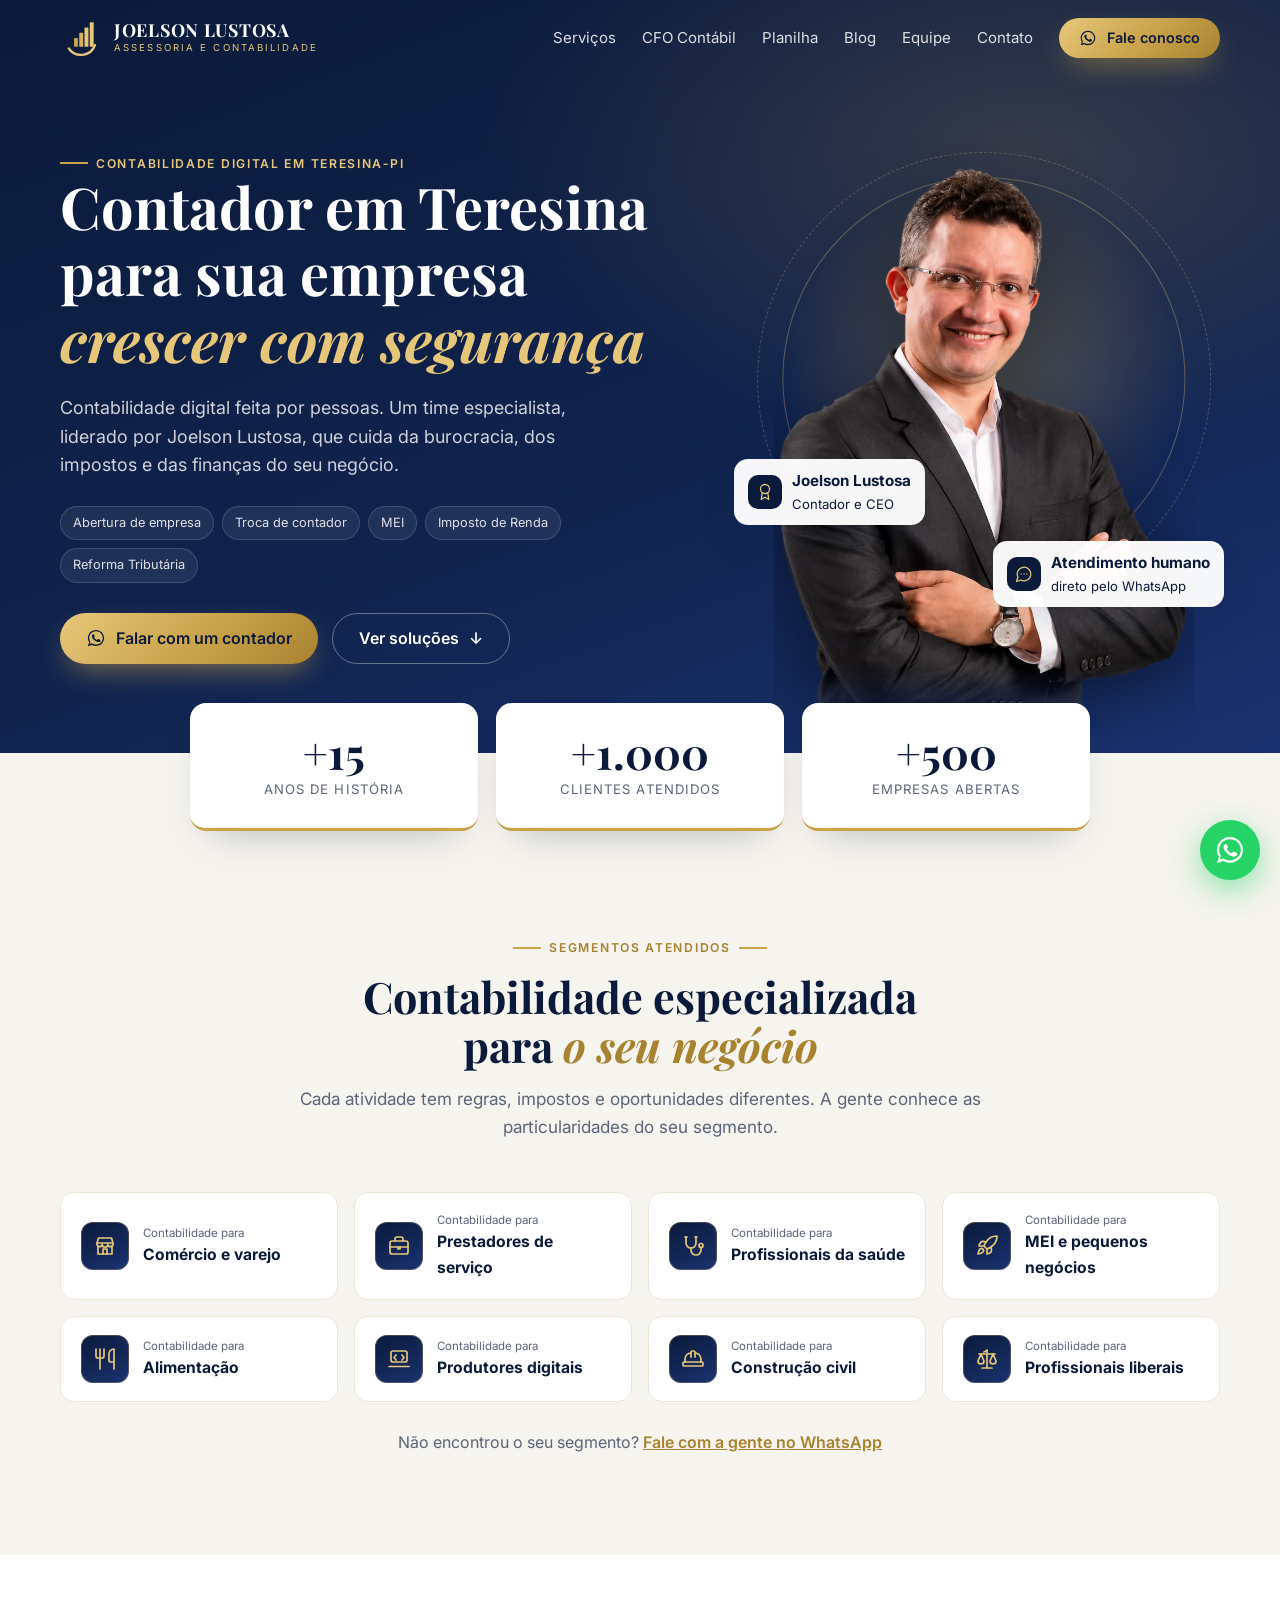
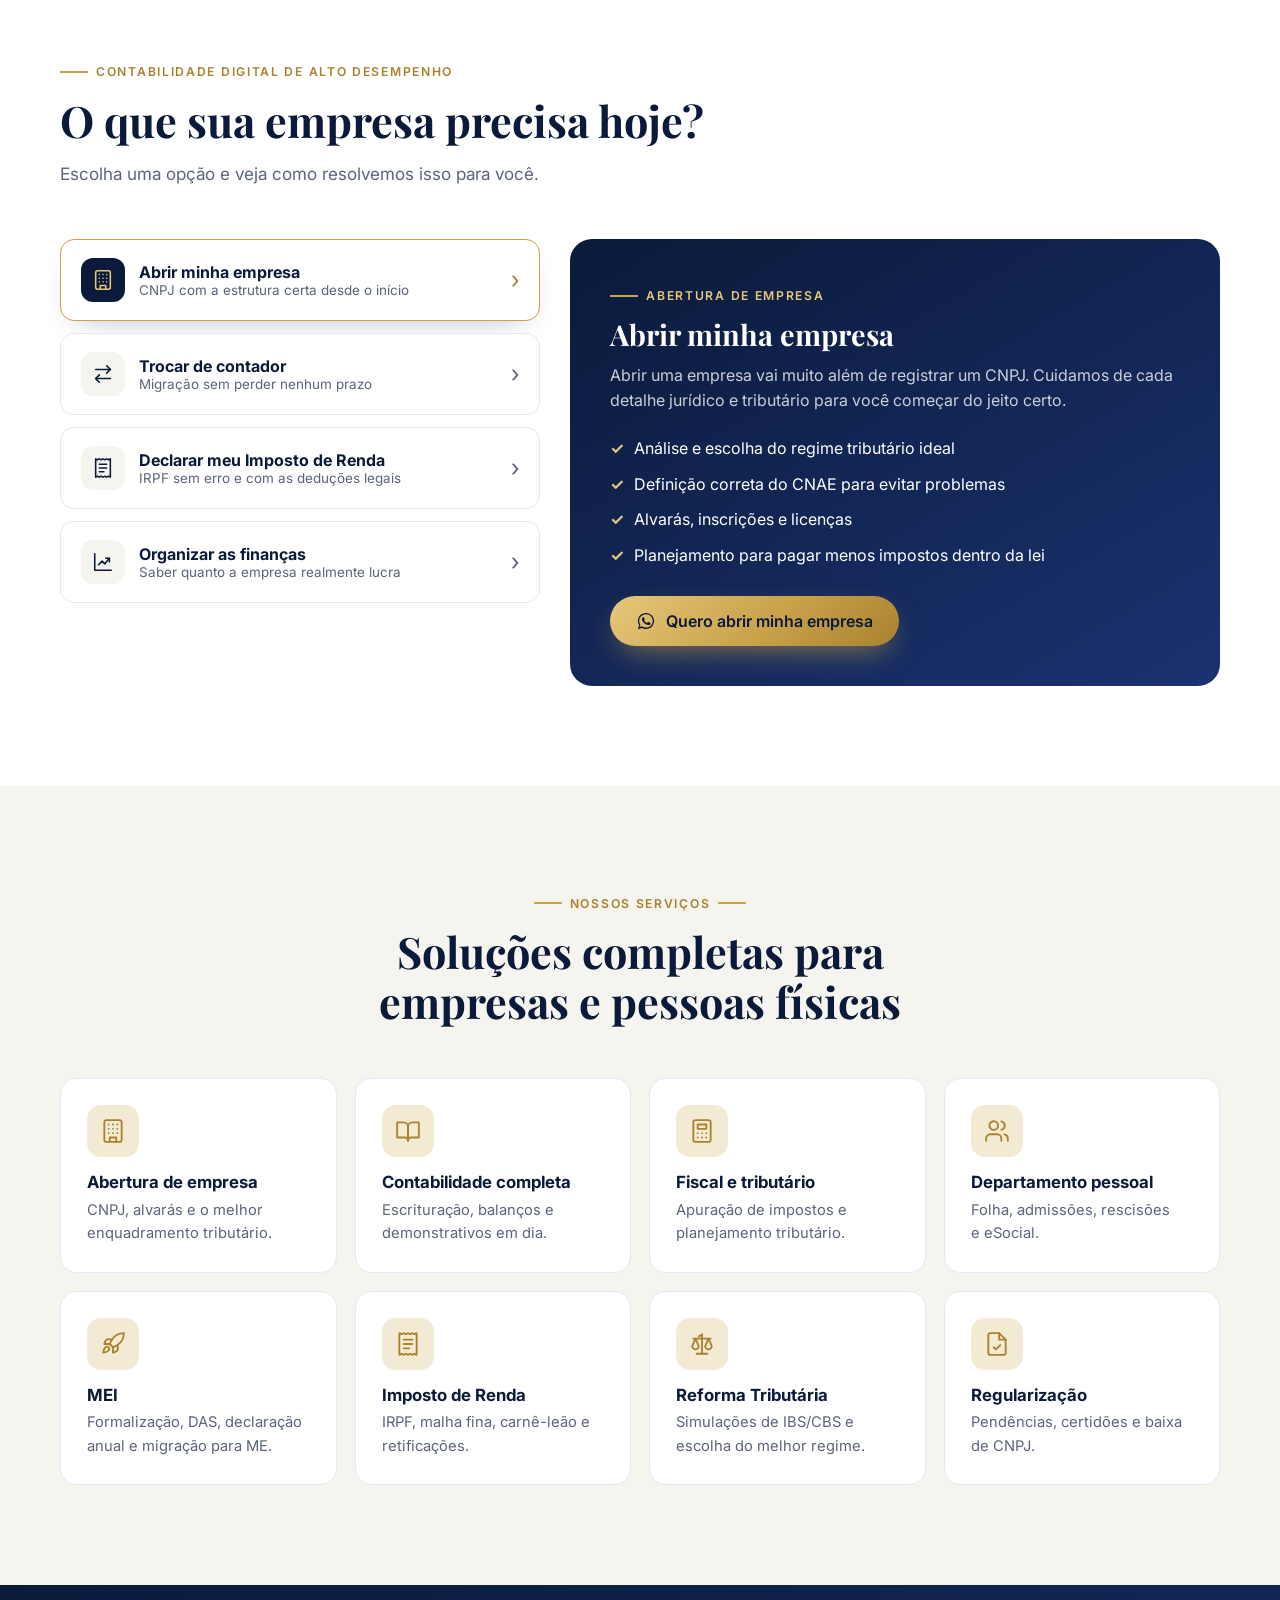
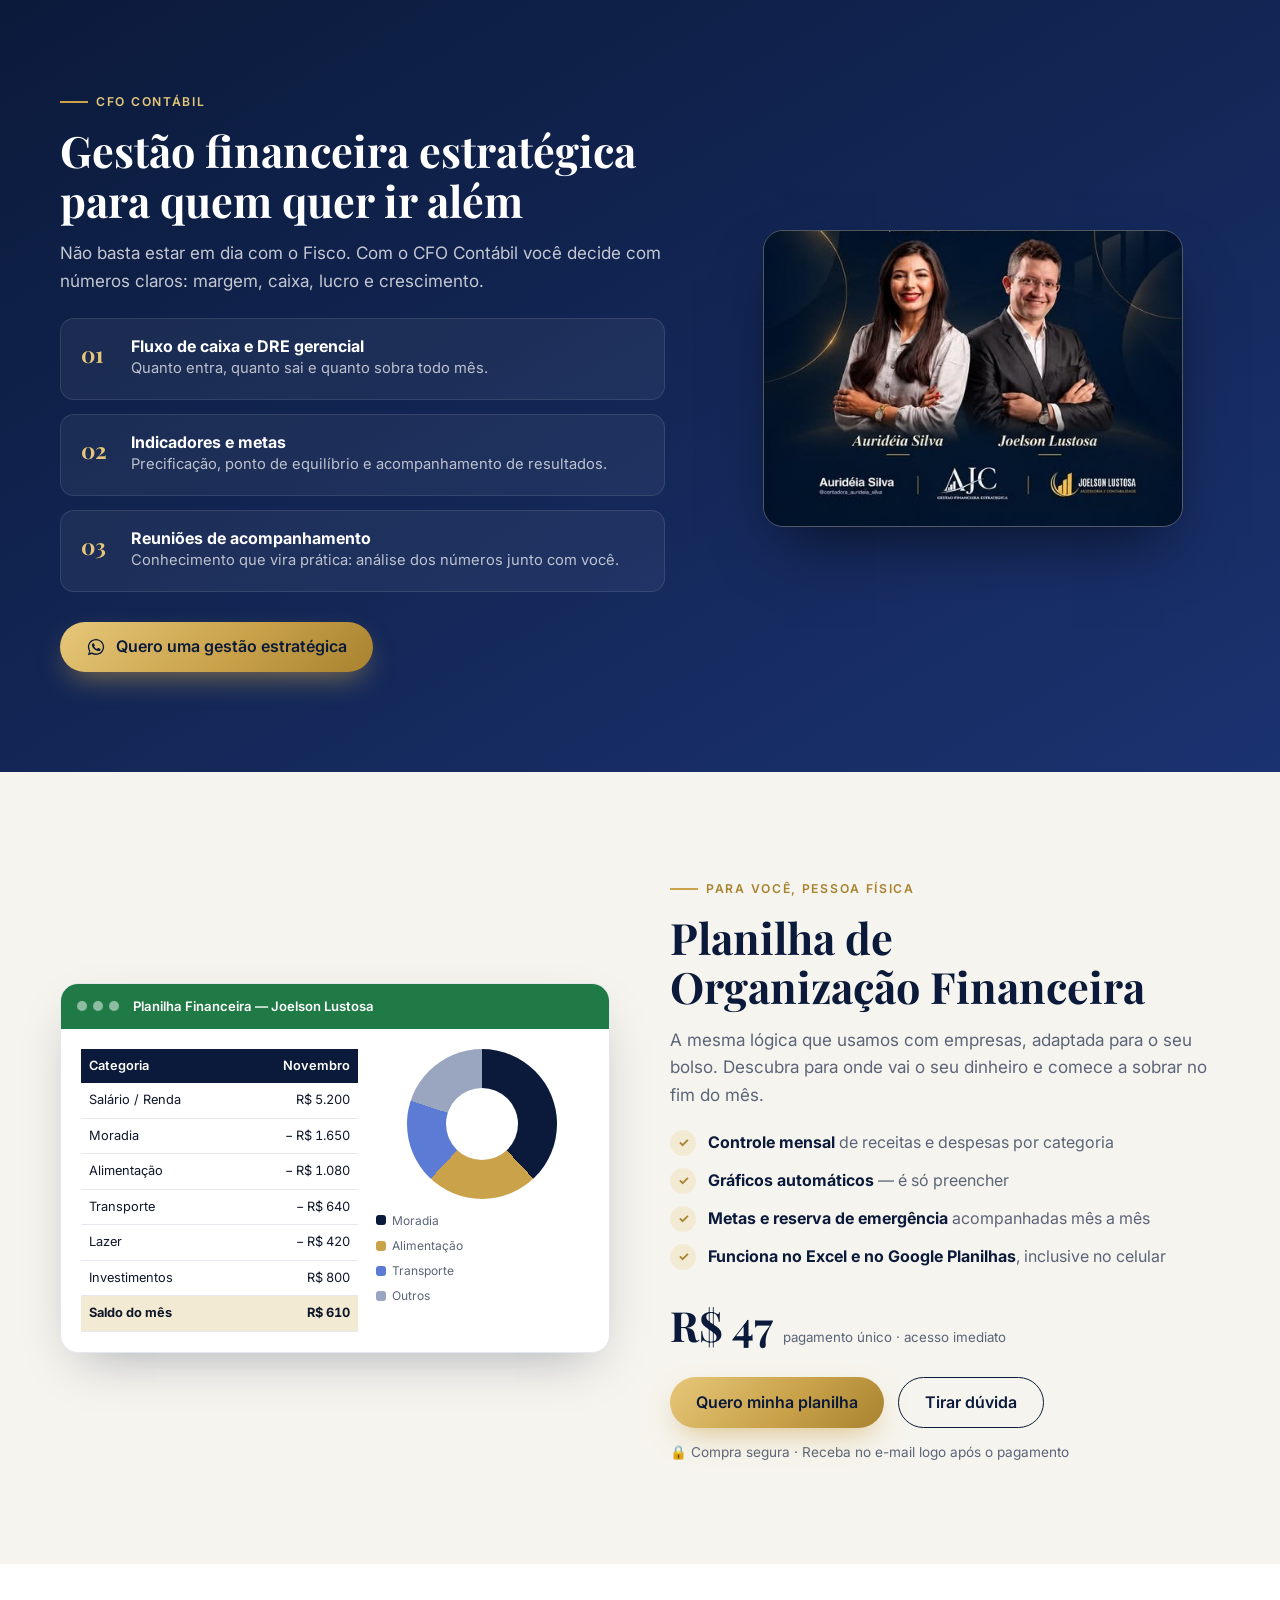
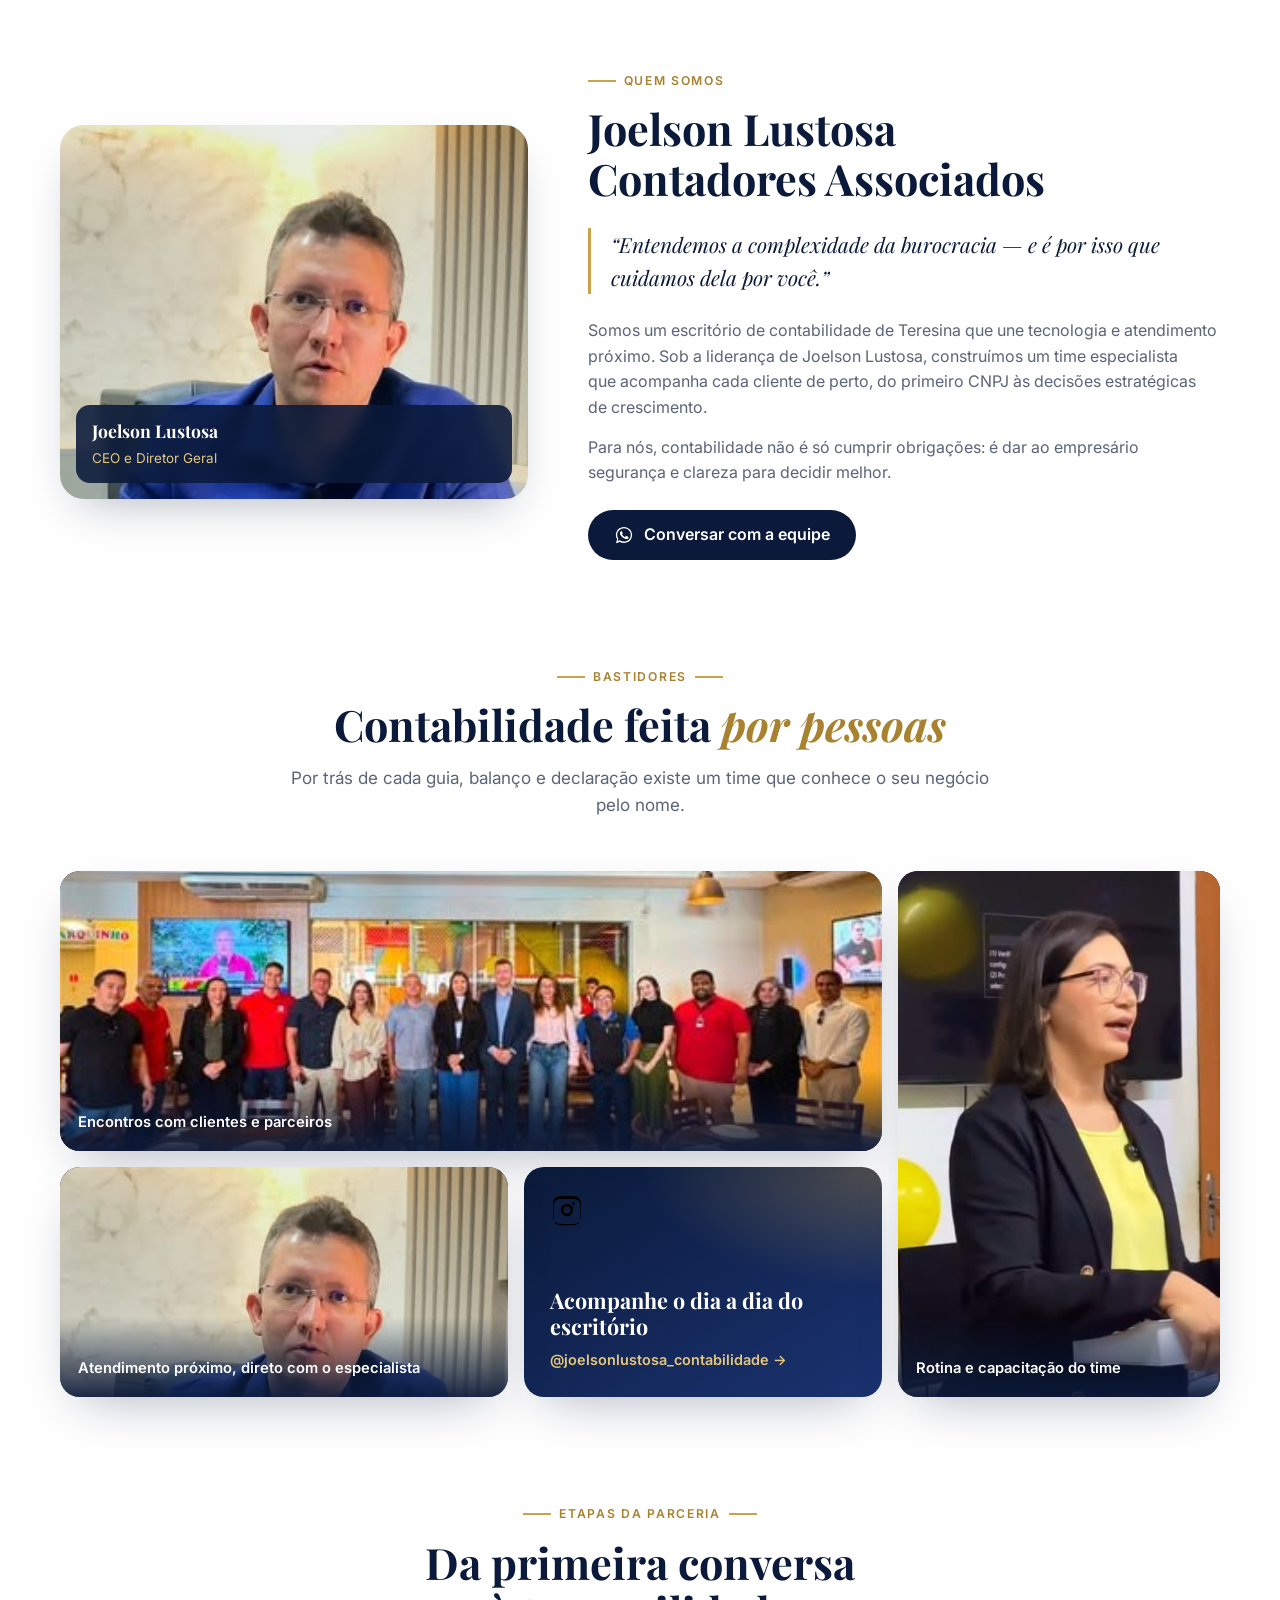
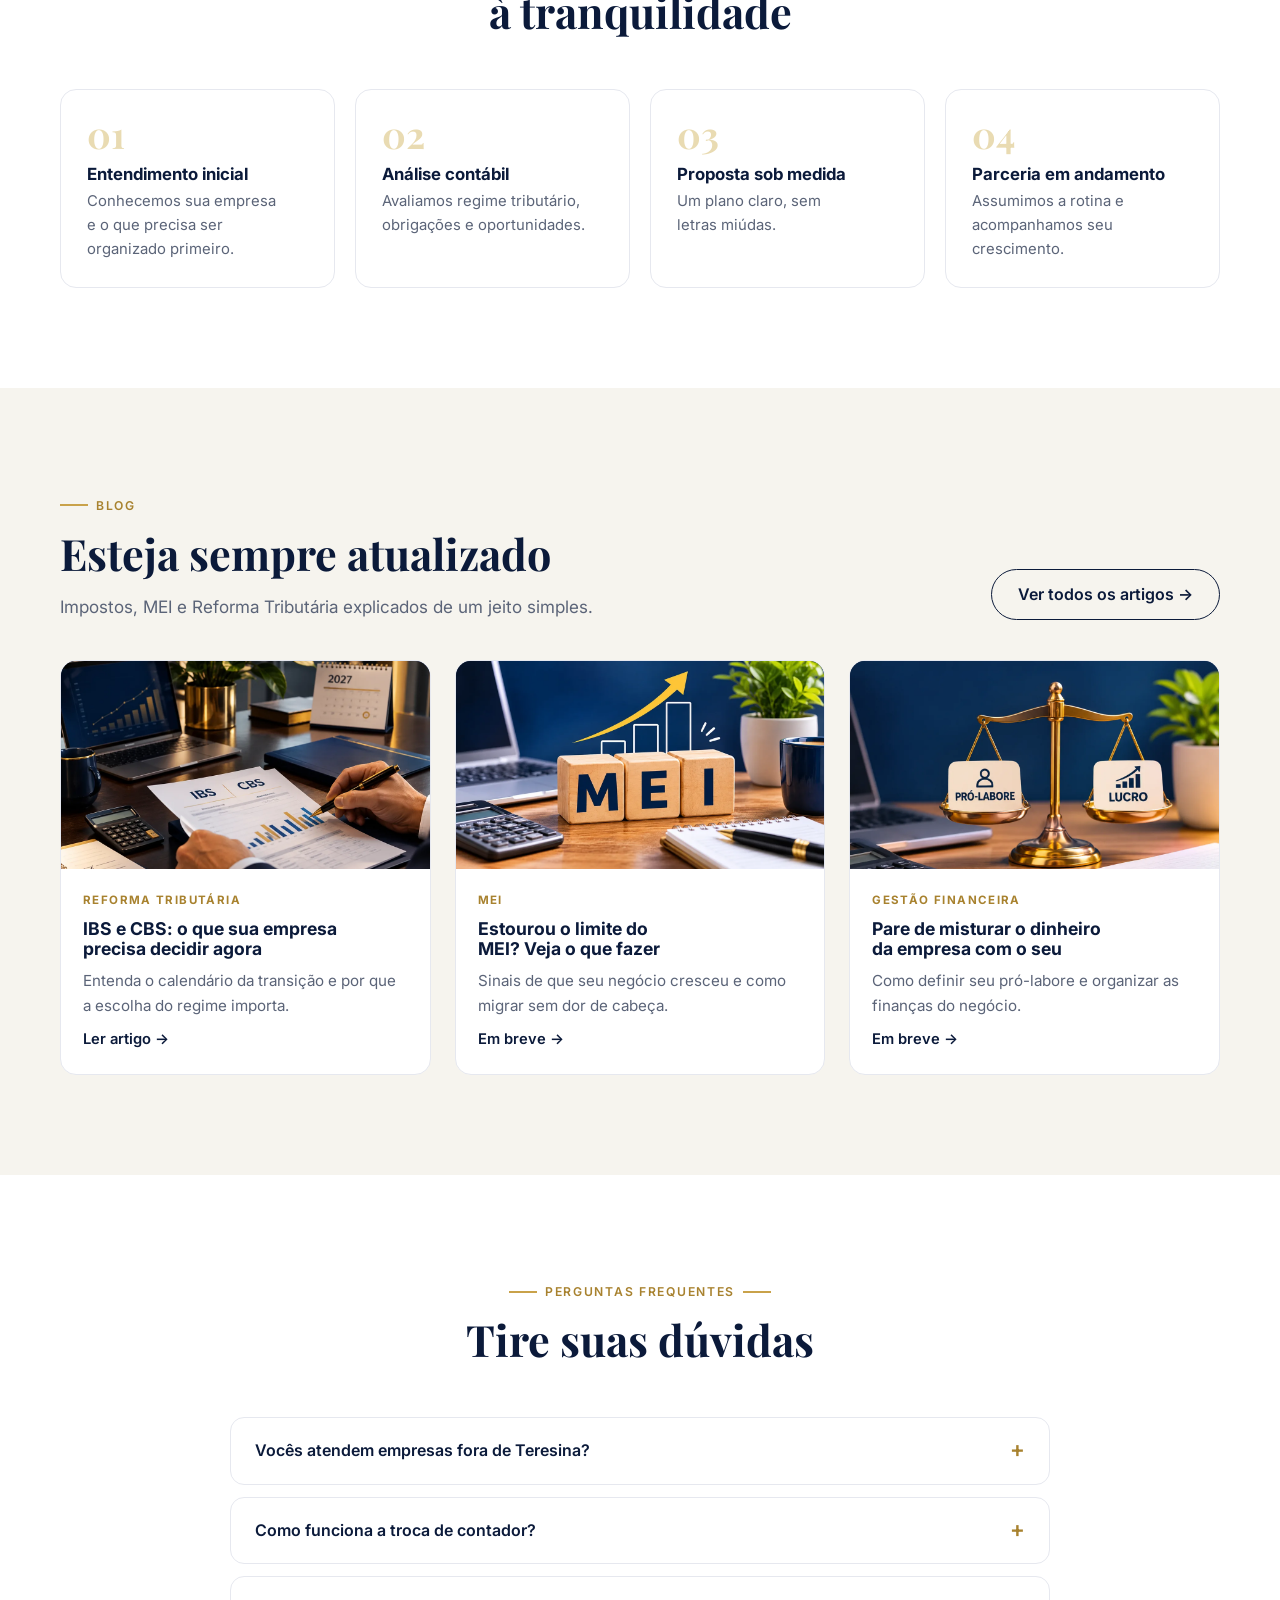
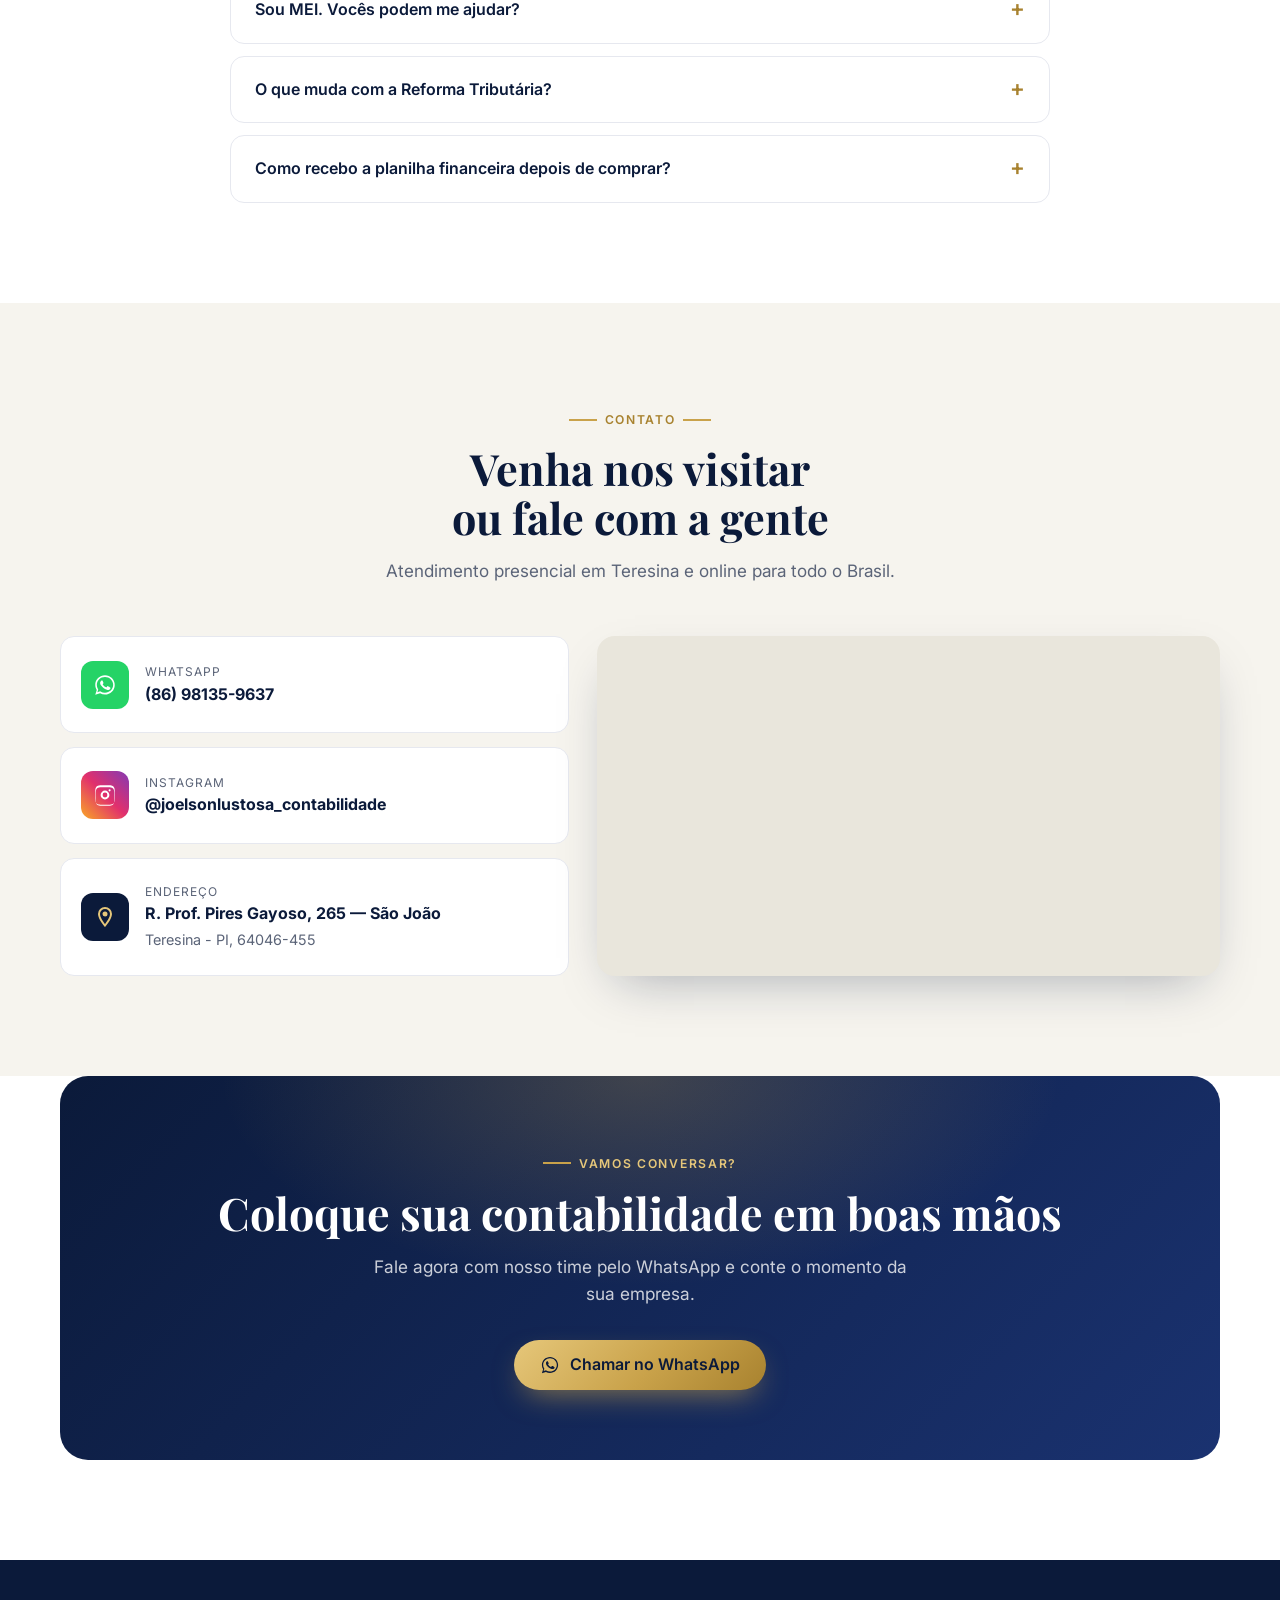
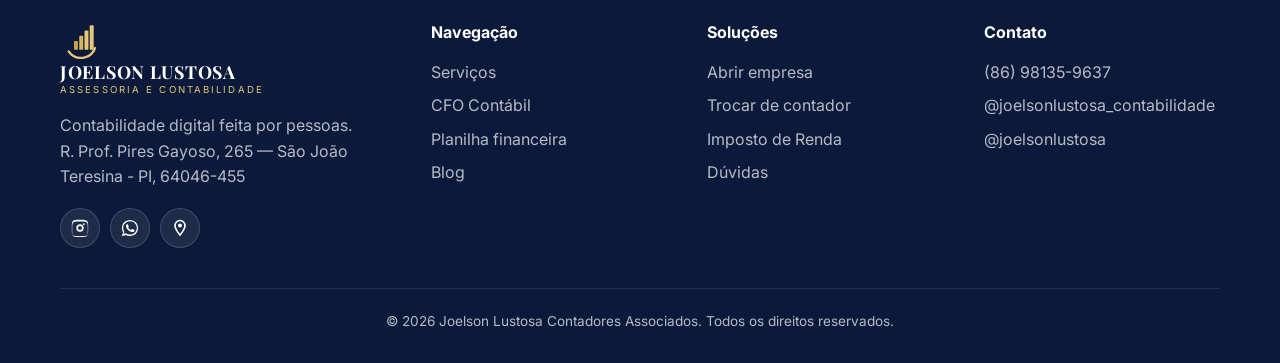
<file: index.html>
<!doctype html>
<html lang="pt-BR">
<head>
<meta charset="utf-8">
<meta name="viewport" content="width=device-width, initial-scale=1">
<title>Contador em Teresina-PI | Joelson Lustosa Contadores Associados</title>
<meta name="description" content="Escritório de contabilidade digital em Teresina-PI. Abertura de empresa, troca de contador, MEI, Imposto de Renda, Reforma Tributária e gestão financeira estratégica (CFO Contábil).">
<link rel="preconnect" href="https://fonts.googleapis.com">
<link rel="preconnect" href="https://fonts.gstatic.com" crossorigin>
<link href="https://fonts.googleapis.com/css2?family=Playfair+Display:ital,wght@0,600;0,700;1,600&family=Inter:wght@400;500;600;700&display=swap" rel="stylesheet">
<link rel="stylesheet" href="style.css?v=5">
<style>
  /* HERO */
  .hero{position:relative;background:radial-gradient(900px 500px at 80% 20%,rgba(201,162,74,.2),transparent 60%),linear-gradient(160deg,var(--navy) 0%,var(--navy-2) 60%,var(--navy-3) 100%);color:#fff;padding:140px 0 0;overflow:hidden}
  .hero-grid{display:grid;grid-template-columns:1.15fr .85fr;gap:50px;align-items:end;position:relative;z-index:1}
  .hero-copy{padding-bottom:90px}
  .hero h1{font-family:"Playfair Display",serif;font-size:clamp(2.2rem,4.8vw,3.6rem);font-weight:700}
  .hero h1 em{color:var(--gold-2)}
  .hero .lead{margin:22px 0 26px;font-size:1.12rem;color:rgba(255,255,255,.8);max-width:560px}
  .hero .eyebrow{color:var(--gold-2)}
  .chips{display:flex;flex-wrap:wrap;gap:8px;margin-bottom:30px}
  .chips span{font-size:.8rem;padding:6px 12px;border-radius:999px;background:rgba(255,255,255,.07);border:1px solid rgba(255,255,255,.14);color:rgba(255,255,255,.85)}
  .cta-row{display:flex;flex-wrap:wrap;gap:14px}
  .hero-photo{position:relative;align-self:end;justify-self:center;width:min(420px,100%)}
  .hero-photo .ring{position:absolute;left:50%;bottom:0;transform:translateX(-50%);width:110%;aspect-ratio:1;border-radius:50%;background:radial-gradient(circle at 50% 60%,rgba(201,162,74,.35),transparent 62%);border:1px solid rgba(230,199,122,.25)}
  .hero-photo img{position:relative;z-index:1;width:100%;height:auto;filter:drop-shadow(0 30px 40px rgba(0,0,0,.45));mask-image:linear-gradient(to bottom,#000 86%,transparent);-webkit-mask-image:linear-gradient(to bottom,#000 86%,transparent)}
  .hero-photo .ring{bottom:auto;top:6%;width:96%;background:radial-gradient(circle at 50% 50%,rgba(230,199,122,.32),rgba(201,162,74,.08) 55%,transparent 70%);border:1.5px solid rgba(230,199,122,.35)}
  .hero-photo .ring2{position:absolute;left:50%;top:2%;width:108%;aspect-ratio:1;transform:translateX(-50%);border-radius:50%;border:1.5px dashed rgba(230,199,122,.28);animation:spin 40s linear infinite}
  @keyframes spin{to{transform:translateX(-50%) rotate(360deg)}}
  .hero-photo .badge{z-index:2}
  .badge{position:absolute;background:rgba(255,255,255,.96);color:var(--navy);border-radius:14px;padding:10px 14px;box-shadow:var(--shadow);font-size:.82rem;display:flex;gap:10px;align-items:center;z-index:2}
  .badge b{display:block;font-size:.95rem}
  .badge i{font-style:normal;width:34px;height:34px;border-radius:10px;display:grid;place-items:center;background:var(--navy);color:var(--gold-2)}
  .badge i .ico{width:18px;height:18px}
  .badge.b1{left:-40px;top:52%}.badge.b2{right:-30px;bottom:24%}
  @media(max-width:880px){.hero{padding-top:110px}.hero-grid{grid-template-columns:1fr;gap:10px}.hero-copy{padding-bottom:20px}.hero-photo{width:min(320px,80%)}.badge.b1{left:-14px;top:40%}.badge.b2{right:-14px;bottom:12%}}
  @media(max-width:480px){
    .hero-photo{width:72%}
    .badge{font-size:.7rem;padding:7px 10px;gap:8px}.badge b{font-size:.8rem}.badge i{width:26px;height:26px;font-size:.8rem}
    .badge.b1{left:-18%;top:44%}.badge.b2{right:-18%;bottom:24%}
    .hero h1{font-size:2.05rem}
    .chips span{font-size:.74rem;padding:5px 10px}
    .stat > span{font-size:.64rem;letter-spacing:.04em;display:block;line-height:1.3}
    .seg-grid{grid-template-columns:1fr 1fr;gap:10px}
    .seg{flex-direction:column;align-items:flex-start;gap:10px;padding:14px}
    .seg i{width:42px;height:42px}.seg i .ico{width:21px;height:21px}
    .badge i .ico{width:15px;height:15px}.seg b{font-size:.9rem}
    .tab{padding:14px}.tab small{font-size:.78rem}
    .panel h3{font-size:1.5rem}
    .cta{padding:50px 20px;border-radius:22px}
  }

  /* NÚMEROS */
  .stats-wrap{position:relative;z-index:3;margin-top:-1px;background:var(--bg-soft);padding:0 0 10px}
  .stats{display:grid;grid-template-columns:repeat(3,1fr);gap:18px;transform:translateY(-50px);max-width:900px}
  .stat{background:#fff;border-radius:var(--radius);padding:26px 22px;text-align:center;box-shadow:0 18px 40px -22px rgba(11,26,58,.35);border-bottom:3px solid var(--gold)}
  .stat b{display:block;font-family:"Playfair Display",serif;font-size:clamp(2rem,3.6vw,2.7rem);color:var(--navy);line-height:1.1}
  .stat > span{font-size:.82rem;letter-spacing:.08em;text-transform:uppercase;color:var(--muted)}
  @media(max-width:620px){.stats{gap:10px;transform:translateY(-36px)}.stat{padding:18px 6px}.stat b{font-size:1.7rem}.stat > span{font-size:.64rem;letter-spacing:.04em;display:block;line-height:1.3}}

  /* SEGMENTOS */
  .segs{background:var(--bg-soft);padding-top:40px}
  .seg-grid{display:grid;grid-template-columns:repeat(4,1fr);gap:16px}
  .seg{display:flex;align-items:center;gap:14px;padding:18px 20px;border-radius:14px;background:#fff;border:1px solid #ece6d6;transition:border-color .2s,transform .2s}
  .seg:hover{border-color:var(--gold);transform:translateY(-3px)}
  .seg i{font-style:normal;width:48px;height:48px;flex:none;border-radius:12px;display:grid;place-items:center;background:linear-gradient(150deg,var(--navy),var(--navy-3));color:var(--gold-2);box-shadow:inset 0 0 0 1px rgba(230,199,122,.25);transition:transform .25s}
  .seg:hover i{transform:rotate(-6deg) scale(1.06)}
  .seg small{display:block;font-size:.72rem;color:var(--muted)}
  .seg b{color:var(--navy);font-size:.98rem}
  .seg-note{text-align:center;margin-top:28px;color:var(--muted)}
  .seg-note a{color:var(--gold-dark);font-weight:600;text-decoration:underline;display:inline-block;white-space:nowrap}
  @media(max-width:980px){.seg-grid{grid-template-columns:1fr 1fr}}
  @media(max-width:520px){.seg-grid{grid-template-columns:1fr 1fr}}

  /* ABAS: o que você precisa */
  .need{display:grid;grid-template-columns:.85fr 1.15fr;gap:30px;align-items:start}
  .tabs{display:grid;gap:12px}
  .tab{display:flex;align-items:center;gap:14px;padding:18px 20px;border-radius:14px;border:1px solid var(--line);background:#fff;cursor:pointer;text-align:left;font-family:inherit;transition:all .2s}
  .tab i{font-style:normal;width:44px;height:44px;flex:none;border-radius:12px;display:grid;place-items:center;background:var(--bg-soft);color:var(--navy);transition:background .2s,color .2s}
  .tab i .ico{width:22px;height:22px}
  .tab b{display:block;color:var(--navy);font-size:1rem}
  .tab small{color:var(--muted);font-size:.84rem}
  .tab::after{content:"›";margin-left:auto;font-size:1.5rem;color:var(--muted)}
  .tab[aria-selected="true"]{border-color:var(--gold);box-shadow:0 12px 30px -18px rgba(11,26,58,.4)}
  .tab[aria-selected="true"] i{background:var(--navy);color:var(--gold-2)}
  .tab[aria-selected="true"]::after{color:var(--gold-dark)}
  .panel{background:linear-gradient(150deg,var(--navy),var(--navy-3));color:#fff;border-radius:22px;padding:40px;min-height:100%}
  .panel[hidden]{display:none}
  .panel .eyebrow{color:var(--gold-2)}
  .panel h3{font-family:"Playfair Display",serif;font-size:1.8rem;margin:12px 0}
  .panel p{color:rgba(255,255,255,.78)}
  .panel ul{list-style:none;display:grid;gap:10px;margin:22px 0 28px}
  .panel li{display:flex;gap:10px}
  .panel li::before{content:"✓";color:var(--gold-2);font-weight:700}
  @media(max-width:880px){.need{grid-template-columns:1fr}.panel{padding:30px}}

  /* SERVIÇOS */
  .services{background:var(--bg-soft)}
  .svc-grid{display:grid;grid-template-columns:repeat(4,1fr);gap:18px}
  .svc{background:#fff;border:1px solid var(--line);border-radius:var(--radius);padding:26px;transition:transform .25s,box-shadow .25s}
  .svc:hover{transform:translateY(-6px);box-shadow:var(--shadow)}
  .svc .ic{width:52px;height:52px;border-radius:14px;display:grid;place-items:center;margin-bottom:16px;background:#f3ead3;color:var(--gold-dark);transition:background .25s,color .25s}
  .svc .ic .ico{width:26px;height:26px}
  .svc:hover .ic{background:var(--navy);color:var(--gold-2)}
  .svc h3{font-size:1.05rem;color:var(--navy);margin-bottom:6px}
  .svc p{color:var(--muted);font-size:.92rem}
  @media(max-width:980px){.svc-grid{grid-template-columns:1fr 1fr}}
  @media(max-width:520px){.svc-grid{grid-template-columns:1fr}}

  /* CFO */
  .cfo{background:linear-gradient(150deg,var(--navy),var(--navy-3));color:#fff;position:relative;overflow:hidden}
  .cfo-grid{display:grid;grid-template-columns:1.1fr .9fr;gap:60px;align-items:center}
  .cfo-list{display:grid;gap:14px;margin:6px 0 30px}
  .cfo-item{display:flex;gap:16px;padding:18px 20px;border-radius:14px;background:rgba(255,255,255,.05);border:1px solid rgba(255,255,255,.1)}
  .cfo-item b{font-family:"Playfair Display",serif;color:var(--gold-2);font-size:1.4rem;min-width:34px}
  .cfo-item h4{font-size:1rem;margin-bottom:2px}
  .cfo-item p{color:rgba(255,255,255,.7);font-size:.92rem}
  .poster{border-radius:20px;overflow:hidden;box-shadow:0 30px 60px -20px rgba(0,0,0,.6);border:1px solid rgba(230,199,122,.3);transform:rotate(2deg);max-width:420px;justify-self:center}
  @media(max-width:880px){.cfo-grid{grid-template-columns:1fr;gap:40px}.poster{transform:none}}

  /* PLANILHA */
  .sheet-sec{background:var(--bg-soft)}
  .sheet-grid{display:grid;grid-template-columns:1fr 1fr;gap:60px;align-items:center}
  .mock{background:#fff;border-radius:18px;box-shadow:var(--shadow);overflow:hidden;border:1px solid var(--line)}
  .mock-top{display:flex;gap:6px;align-items:center;padding:12px 16px;background:#1f7a46;color:#fff;font-size:.82rem;font-weight:600}
  .mock-top i{width:10px;height:10px;border-radius:50%;background:rgba(255,255,255,.5)}
  .mock-top span{margin-left:8px}
  .mock-body{padding:20px;display:grid;grid-template-columns:1.3fr 1fr;gap:18px}
  .mock table{width:100%;border-collapse:collapse;font-size:.8rem}
  .mock th{text-align:left;background:var(--navy);color:#fff;padding:7px 8px;font-weight:600}
  .mock td{padding:7px 8px;border-bottom:1px solid var(--line);color:var(--ink)}
  .mock td:last-child{text-align:right;font-variant-numeric:tabular-nums}
  .mock tr.tot td{font-weight:700;background:#f3ead3}
  .neg{color:#b42318}.pos{color:#1f7a46}
  .donut{width:100%;max-width:150px;aspect-ratio:1;border-radius:50%;margin:0 auto 12px;background:conic-gradient(var(--navy) 0 38%,var(--gold) 38% 62%,#5b7bd5 62% 80%,#9aa6bf 80% 100%);position:relative}
  .donut::after{content:"";position:absolute;inset:26%;border-radius:50%;background:#fff}
  .legend{display:grid;gap:6px;font-size:.75rem;color:var(--muted)}
  .legend span{display:flex;align-items:center;gap:6px}
  .legend span::before{content:"";width:10px;height:10px;border-radius:3px;background:var(--c)}
  .price{display:flex;align-items:baseline;gap:10px;margin:22px 0 6px}
  .price s{color:var(--muted)}
  .price b{font-family:"Playfair Display",serif;font-size:2.6rem;color:var(--navy)}
  .price small{color:var(--muted)}
  .feat{list-style:none;display:grid;gap:12px;margin:22px 0}
  .feat li{display:flex;gap:12px;color:var(--muted)}
  .feat li i{flex:none;width:26px;height:26px;border-radius:50%;background:#f3ead3;color:var(--gold-dark);display:grid;place-items:center;font-style:normal;font-weight:700;font-size:.8rem}
  .feat strong{color:var(--navy)}
  .guarantee{font-size:.85rem;color:var(--muted);margin-top:14px}
  @media(max-width:880px){.sheet-grid{grid-template-columns:1fr;gap:40px}}
  @media(max-width:460px){.mock-body{grid-template-columns:1fr}}

  /* SOBRE */
  .about-grid{display:grid;grid-template-columns:.85fr 1.15fr;gap:60px;align-items:center}
  .portrait{position:relative;border-radius:24px;overflow:hidden;box-shadow:var(--shadow)}
  .portrait img{width:100%;aspect-ratio:4/3.2;object-fit:cover}
  .portrait .tag{position:absolute;left:16px;bottom:16px;right:16px;background:rgba(11,26,58,.88);backdrop-filter:blur(6px);border-radius:14px;padding:12px 16px;color:#fff}
  .portrait .tag b{display:block;font-family:"Playfair Display",serif;font-size:1.1rem}
  .portrait .tag span{color:var(--gold-2);font-size:.84rem}
  .about blockquote{font-family:"Playfair Display",serif;font-style:italic;font-size:1.3rem;color:var(--navy);border-left:3px solid var(--gold);padding-left:20px;margin:24px 0}
  .about p{color:var(--muted);margin-bottom:14px}
  @media(max-width:880px){.about-grid{grid-template-columns:1fr;gap:36px}}

  /* BASTIDORES */
  .behind{padding-top:0}
  .mosaic{display:grid;grid-template-columns:1.25fr 1fr .9fr;grid-template-rows:280px 230px;gap:16px}
  .mosaic figure{position:relative;margin:0;border-radius:20px;overflow:hidden;box-shadow:var(--shadow);background:var(--navy)}
  .mosaic img{width:100%;height:100%;object-fit:cover;transition:transform .6s cubic-bezier(.2,.8,.2,1)}
  .mosaic figure:hover img{transform:scale(1.06)}
  .mosaic figcaption{position:absolute;left:0;right:0;bottom:0;padding:40px 18px 16px;color:#fff;font-weight:600;font-size:.92rem;background:linear-gradient(to top,rgba(11,26,58,.92),transparent)}
  .m-a{grid-column:1 / 3}
  .m-b{grid-column:3;grid-row:1 / 3}
  .m-b img{object-position:50% 20%}
  .m-c{grid-column:1}
  .m-c img{object-position:50% 30%}
  .m-d{grid-column:2;border-radius:20px;padding:26px;display:flex;flex-direction:column;justify-content:flex-end;gap:8px;color:#fff;background:radial-gradient(400px 200px at 100% 0%,rgba(201,162,74,.35),transparent 60%),linear-gradient(150deg,var(--navy),var(--navy-3));box-shadow:var(--shadow);transition:transform .25s}
  .m-d:hover{transform:translateY(-4px)}
  .m-d .ico{width:34px;height:34px;color:var(--gold-2);margin-bottom:auto}
  .m-d b{font-family:"Playfair Display",serif;font-size:1.35rem;line-height:1.2}
  .m-d span{color:var(--gold-2);font-size:.9rem;font-weight:600}
  @media(max-width:880px){
    .mosaic{grid-template-columns:1fr 1fr;grid-template-rows:220px 260px auto}
    .m-a{grid-column:1 / 3;grid-row:1}.m-b{grid-column:2;grid-row:2}.m-c{grid-column:1;grid-row:2}.m-d{grid-column:1 / 3;grid-row:3;min-height:150px}
  }
  @media(max-width:480px){.mosaic{gap:10px}.mosaic figcaption{font-size:.76rem;padding:28px 12px 10px;line-height:1.3}}

  /* PASSOS */
  .steps{display:grid;grid-template-columns:repeat(4,1fr);gap:20px;counter-reset:s}
  .step{padding:26px;border-radius:var(--radius);border:1px solid var(--line);background:#fff}
  .step::before{counter-increment:s;content:"0" counter(s);font-family:"Playfair Display",serif;font-size:2.3rem;font-weight:700;color:#e9dbb2;display:block;line-height:1;margin-bottom:12px}
  .step h4{color:var(--navy);font-size:1.05rem;margin-bottom:6px}
  .step p{color:var(--muted);font-size:.93rem}
  @media(max-width:980px){.steps{grid-template-columns:1fr 1fr}}
  @media(max-width:520px){.steps{grid-template-columns:1fr}}

  .blog{background:var(--bg-soft)}
  .blog-head{display:flex;justify-content:space-between;align-items:end;gap:20px;flex-wrap:wrap;margin-bottom:40px}
  .blog-head .head{margin-bottom:0}

  /* FAQ */
  .faq{max-width:820px;margin-inline:auto;display:grid;gap:12px}
  details{border:1px solid var(--line);border-radius:14px;padding:20px 24px;background:#fff}
  details[open]{border-color:var(--gold)}
  summary{cursor:pointer;font-weight:600;color:var(--navy);list-style:none;display:flex;justify-content:space-between;gap:16px}
  summary::-webkit-details-marker{display:none}
  summary::after{content:"+";color:var(--gold-dark);font-size:1.4rem;line-height:1;transition:transform .2s}
  details[open] summary::after{transform:rotate(45deg)}
  details p{margin-top:12px;color:var(--muted)}

  /* CONTATO */
  .contact{background:var(--bg-soft)}
  .contact-grid{display:grid;grid-template-columns:.9fr 1.1fr;gap:28px;align-items:stretch}
  .c-list{display:grid;gap:14px}
  .c-item{display:flex;align-items:center;gap:16px;padding:18px 20px;border-radius:14px;background:#fff;border:1px solid var(--line);transition:border-color .2s,transform .2s;min-width:0}
  .c-item:hover{border-color:var(--gold);transform:translateY(-3px)}
  .c-item i{flex:none;width:48px;height:48px;border-radius:12px;display:grid;place-items:center;background:var(--navy);color:var(--gold-2)}
  .c-item i svg{width:24px;height:24px;fill:currentColor}
  .c-item i.wa-c{background:#25d366;color:#fff}
  .c-item i.ig-c{background:linear-gradient(45deg,#f9a825,#e1306c 50%,#833ab4);color:#fff}
  .c-item div{min-width:0}
  .c-item small{display:block;font-size:.75rem;color:var(--muted);text-transform:uppercase;letter-spacing:.08em}
  .c-item b{display:block;color:var(--navy);overflow-wrap:anywhere}
  .c-item span{font-size:.9rem;color:var(--muted)}
  .map{border-radius:18px;overflow:hidden;box-shadow:var(--shadow);min-height:340px;background:#e9e6dc}
  .map iframe{width:100%;height:100%;min-height:340px;border:0;display:block}
  .socials{display:flex;gap:10px;margin-top:18px}
  .socials a{width:40px;height:40px;border-radius:50%;display:grid;place-items:center;background:rgba(255,255,255,.08);border:1px solid rgba(255,255,255,.15);color:#fff;margin:0;transition:background .2s}
  .socials a:hover{background:var(--gold);color:var(--navy)}
  .socials svg{width:20px;height:20px;fill:currentColor}
  @media(max-width:880px){.contact-grid{grid-template-columns:1fr}}

  .cta{background:linear-gradient(135deg,var(--navy),var(--navy-3));color:#fff;text-align:center;border-radius:28px;padding:70px 30px;position:relative;overflow:hidden;margin-bottom:100px}
  .cta::before{content:"";position:absolute;inset:0;background:radial-gradient(600px 300px at 50% 0%,rgba(201,162,74,.25),transparent 70%)}
  .cta>*{position:relative}
  .cta h2{font-family:"Playfair Display",serif;font-size:clamp(1.9rem,4vw,2.8rem);margin:14px 0}
  .cta p{color:rgba(255,255,255,.78);max-width:560px;margin:0 auto 32px;font-size:1.08rem}
</style>
</head>
<body>

<svg width="0" height="0" style="position:absolute" aria-hidden="true">
  <symbol id="wa" viewBox="0 0 32 32"><path d="M16 3C8.8 3 3 8.7 3 15.8c0 2.5.7 4.9 2 7L3 29l6.4-2c2 1.1 4.3 1.7 6.6 1.7 7.2 0 13-5.7 13-12.8S23.2 3 16 3zm0 23.4c-2.1 0-4.2-.6-6-1.7l-.4-.3-3.8 1.2 1.2-3.7-.3-.4a10.4 10.4 0 0 1-1.6-5.6C5.1 9.9 10 5.2 16 5.2s10.9 4.7 10.9 10.6S22 26.4 16 26.4zm6-7.9c-.3-.2-1.9-.9-2.2-1-.3-.1-.5-.2-.7.2l-1 1.2c-.2.2-.4.2-.7.1a8.9 8.9 0 0 1-4.4-3.8c-.3-.6.3-.5.9-1.7.1-.2 0-.4 0-.5l-1-2.4c-.3-.6-.5-.5-.7-.5h-.6c-.2 0-.6.1-.9.4-.3.3-1.2 1.1-1.2 2.8s1.2 3.2 1.4 3.4c.2.2 2.4 3.6 5.8 5 2.2.9 3 1 4.1.8.7-.1 1.9-.8 2.2-1.5.3-.7.3-1.3.2-1.5-.1-.1-.3-.2-.6-.3z"/></symbol>
  <symbol id="ig" viewBox="0 0 24 24"><path d="M12 2.2c3.2 0 3.6 0 4.8.1 1.2.1 1.8.2 2.2.4.6.2 1 .5 1.4.9.4.4.7.8.9 1.4.2.4.4 1.1.4 2.2.1 1.3.1 1.6.1 4.8s0 3.6-.1 4.8c-.1 1.2-.2 1.8-.4 2.2-.2.6-.5 1-.9 1.4-.4.4-.8.7-1.4.9-.4.2-1.1.4-2.2.4-1.3.1-1.6.1-4.8.1s-3.6 0-4.8-.1c-1.2-.1-1.8-.2-2.2-.4-.6-.2-1-.5-1.4-.9-.4-.4-.7-.8-.9-1.4-.2-.4-.4-1.1-.4-2.2C2.2 15.6 2.2 15.2 2.2 12s0-3.6.1-4.8c.1-1.2.2-1.8.4-2.2.2-.6.5-1 .9-1.4.4-.4.8-.7 1.4-.9.4-.2 1.1-.4 2.2-.4C8.4 2.2 8.8 2.2 12 2.2zm0 2c-3.1 0-3.5 0-4.7.1-1.1.1-1.7.2-2.1.4-.5.2-.9.4-1.2.8-.4.4-.6.7-.8 1.2-.2.4-.3 1-.4 2.1-.1 1.2-.1 1.6-.1 4.7s0 3.5.1 4.7c.1 1.1.2 1.7.4 2.1.2.5.4.9.8 1.2.4.4.7.6 1.2.8.4.2 1 .3 2.1.4 1.2.1 1.6.1 4.7.1s3.5 0 4.7-.1c1.1-.1 1.7-.2 2.1-.4.5-.2.9-.4 1.2-.8.4-.4.6-.7.8-1.2.2-.4.3-1 .4-2.1.1-1.2.1-1.6.1-4.7s0-3.5-.1-4.7c-.1-1.1-.2-1.7-.4-2.1-.2-.5-.4-.9-.8-1.2-.4-.4-.7-.6-1.2-.8-.4-.2-1-.3-2.1-.4-1.2-.1-1.6-.1-4.7-.1zm0 3.4a4.4 4.4 0 1 1 0 8.8 4.4 4.4 0 0 1 0-8.8zm0 2a2.4 2.4 0 1 0 0 4.8 2.4 2.4 0 0 0 0-4.8zm4.6-3.3a1 1 0 1 1 0 2.1 1 1 0 0 1 0-2.1z"/></symbol>
  <symbol id="mail" viewBox="0 0 24 24"><path d="M3 5h18a1 1 0 0 1 1 1v12a1 1 0 0 1-1 1H3a1 1 0 0 1-1-1V6a1 1 0 0 1 1-1zm1 2.4V17h16V7.4l-8 5.3-8-5.3zM5.6 7l6.4 4.3L18.4 7H5.6z"/></symbol>
  <symbol id="pin" viewBox="0 0 24 24"><path d="M12 2a7 7 0 0 1 7 7c0 5.2-7 13-7 13S5 14.2 5 9a7 7 0 0 1 7-7zm0 2a5 5 0 0 0-5 5c0 3.2 3.4 8 5 10 1.6-2 5-6.8 5-10a5 5 0 0 0-5-5zm0 2.5a2.5 2.5 0 1 1 0 5 2.5 2.5 0 0 1 0-5z"/></symbol>
  <symbol id="i-store" viewBox="0 0 24 24"><g fill="none" stroke="currentColor" stroke-width="1.7" stroke-linecap="round" stroke-linejoin="round"><path d="M4 9l1.5-5h13L20 9"/><path d="M4 9h16v1.5a2.7 2.7 0 0 1-5.3 0 2.7 2.7 0 0 1-5.4 0 2.7 2.7 0 0 1-5.3 0z"/><path d="M5 12.5V20h14v-7.5"/><path d="M10 20v-5h4v5"/></g></symbol>
  <symbol id="i-briefcase" viewBox="0 0 24 24"><g fill="none" stroke="currentColor" stroke-width="1.7" stroke-linecap="round" stroke-linejoin="round"><rect x="3" y="7" width="18" height="13" rx="2"/><path d="M8 7V5a2 2 0 0 1 2-2h4a2 2 0 0 1 2 2v2"/><path d="M3 13h18"/><path d="M11 13v2h2v-2"/></g></symbol>
  <symbol id="i-stetho" viewBox="0 0 24 24"><g fill="none" stroke="currentColor" stroke-width="1.7" stroke-linecap="round" stroke-linejoin="round"><path d="M5 3v6a5 5 0 0 0 10 0V3"/><path d="M4 3h2M14 3h2"/><path d="M10 14v2a5 5 0 0 0 10 0v-2.5"/><circle cx="20" cy="11.5" r="2"/></g></symbol>
  <symbol id="i-rocket" viewBox="0 0 24 24"><g fill="none" stroke="currentColor" stroke-width="1.7" stroke-linecap="round" stroke-linejoin="round"><path d="M5 15c-1.5 1.3-2 5-2 5s3.7-.5 5-2c.7-.8.7-2.1-.1-2.9a2.2 2.2 0 0 0-2.9-.1z"/><path d="M12 15l-3-3a22 22 0 0 1 2-3.9A12.9 12.9 0 0 1 22 2c0 2.7-.8 7.5-6 11a22.4 22.4 0 0 1-4 2z"/><path d="M9 12H4s.6-3 2-4c1.6-1.1 5 0 5 0"/><path d="M12 15v5s3-.6 4-2c1.1-1.6 0-5 0-5"/></g></symbol>
  <symbol id="i-utensils" viewBox="0 0 24 24"><g fill="none" stroke="currentColor" stroke-width="1.7" stroke-linecap="round" stroke-linejoin="round"><path d="M3 2v7a2 2 0 0 0 2 2h4a2 2 0 0 0 2-2V2"/><path d="M7 2v20"/><path d="M21 15V2a5 5 0 0 0-5 5v6a2 2 0 0 0 2 2h3zm0 0v7"/></g></symbol>
  <symbol id="i-laptop" viewBox="0 0 24 24"><g fill="none" stroke="currentColor" stroke-width="1.7" stroke-linecap="round" stroke-linejoin="round"><rect x="4" y="4" width="16" height="11" rx="2"/><path d="M2 19.5h20"/><path d="M9 8l-2 2.5L9 13M15 8l2 2.5-2 2.5"/></g></symbol>
  <symbol id="i-hardhat" viewBox="0 0 24 24"><g fill="none" stroke="currentColor" stroke-width="1.7" stroke-linecap="round" stroke-linejoin="round"><path d="M2 18a1 1 0 0 0 1 1h18a1 1 0 0 0 1-1v-2a1 1 0 0 0-1-1H3a1 1 0 0 0-1 1z"/><path d="M10 10V5a1 1 0 0 1 1-1h2a1 1 0 0 1 1 1v5"/><path d="M4 15v-3a6 6 0 0 1 6-6"/><path d="M14 6a6 6 0 0 1 6 6v3"/></g></symbol>
  <symbol id="i-scale" viewBox="0 0 24 24"><g fill="none" stroke="currentColor" stroke-width="1.7" stroke-linecap="round" stroke-linejoin="round"><path d="M12 3v18"/><path d="M7 21h10"/><path d="M4 7h16"/><path d="M12 3.5 9 5"/><path d="M6 7l-3 7a3 3 0 0 0 6 0z"/><path d="M18 7l-3 7a3 3 0 0 0 6 0z"/></g></symbol>
  <symbol id="i-building" viewBox="0 0 24 24"><g fill="none" stroke="currentColor" stroke-width="1.7" stroke-linecap="round" stroke-linejoin="round"><rect x="4" y="2" width="16" height="20" rx="2"/><path d="M9 22v-4h6v4"/><path d="M8 6h.01M12 6h.01M16 6h.01M8 10h.01M12 10h.01M16 10h.01M8 14h.01M12 14h.01M16 14h.01"/></g></symbol>
  <symbol id="i-swap" viewBox="0 0 24 24"><g fill="none" stroke="currentColor" stroke-width="1.7" stroke-linecap="round" stroke-linejoin="round"><path d="M16 3l4 4-4 4"/><path d="M20 7H4"/><path d="M8 21l-4-4 4-4"/><path d="M4 17h16"/></g></symbol>
  <symbol id="i-receipt" viewBox="0 0 24 24"><g fill="none" stroke="currentColor" stroke-width="1.7" stroke-linecap="round" stroke-linejoin="round"><path d="M4 2v20l2-1 2 1 2-1 2 1 2-1 2 1 2-1 2 1V2l-2 1-2-1-2 1-2-1-2 1-2-1-2 1z"/><path d="M8 8h8M8 12h8M8 16h5"/></g></symbol>
  <symbol id="i-chart" viewBox="0 0 24 24"><g fill="none" stroke="currentColor" stroke-width="1.7" stroke-linecap="round" stroke-linejoin="round"><path d="M3 3v18h18"/><path d="M7 15l4-4 3 3 5-6"/><path d="M15 8h4v4"/></g></symbol>
  <symbol id="i-book" viewBox="0 0 24 24"><g fill="none" stroke="currentColor" stroke-width="1.7" stroke-linecap="round" stroke-linejoin="round"><path d="M2 4h6a4 4 0 0 1 4 4v13a3 3 0 0 0-3-3H2z"/><path d="M22 4h-6a4 4 0 0 0-4 4v13a3 3 0 0 1 3-3h7z"/></g></symbol>
  <symbol id="i-calc" viewBox="0 0 24 24"><g fill="none" stroke="currentColor" stroke-width="1.7" stroke-linecap="round" stroke-linejoin="round"><rect x="4" y="2" width="16" height="20" rx="2"/><path d="M8 6h8v4H8z"/><path d="M8 14h.01M12 14h.01M16 14h.01M8 18h.01M12 18h.01M16 18h.01"/></g></symbol>
  <symbol id="i-users" viewBox="0 0 24 24"><g fill="none" stroke="currentColor" stroke-width="1.7" stroke-linecap="round" stroke-linejoin="round"><circle cx="9" cy="7" r="4"/><path d="M2 21v-2a4 4 0 0 1 4-4h6a4 4 0 0 1 4 4v2"/><path d="M16 3.1a4 4 0 0 1 0 7.8"/><path d="M22 21v-2a4 4 0 0 0-3-3.9"/></g></symbol>
  <symbol id="i-filecheck" viewBox="0 0 24 24"><g fill="none" stroke="currentColor" stroke-width="1.7" stroke-linecap="round" stroke-linejoin="round"><path d="M14 2H6a2 2 0 0 0-2 2v16a2 2 0 0 0 2 2h12a2 2 0 0 0 2-2V8z"/><path d="M14 2v6h6"/><path d="M9 15l2 2 4-4"/></g></symbol>
  <symbol id="i-award" viewBox="0 0 24 24"><g fill="none" stroke="currentColor" stroke-width="1.7" stroke-linecap="round" stroke-linejoin="round"><circle cx="12" cy="8" r="6"/><path d="M8.2 13.2 7 22l5-3 5 3-1.2-8.8"/></g></symbol>
  <symbol id="i-msg" viewBox="0 0 24 24"><g fill="none" stroke="currentColor" stroke-width="1.7" stroke-linecap="round" stroke-linejoin="round"><path d="M7.9 20A9 9 0 1 0 4 16.1L2 22z"/><path d="M8 12h.01M12 12h.01M16 12h.01"/></g></symbol>
  <symbol id="mark" viewBox="0 0 48 48">
    <path d="M10 36a17 17 0 0 0 30-4" fill="none" stroke="#e6c77a" stroke-width="2.6" stroke-linecap="round"/>
    <rect x="16" y="24" width="4.5" height="10" rx="1" fill="#c9a24a"/><rect x="22" y="18" width="4.5" height="16" rx="1" fill="#d6b45f"/>
    <rect x="28" y="12" width="4.5" height="22" rx="1" fill="#e6c77a"/><rect x="34" y="6" width="4.5" height="28" rx="1" fill="#e6c77a"/>
  </symbol>
</svg>

<header class="site" id="top">
  <div class="wrap nav">
    <a href="#" class="logo" aria-label="Joelson Lustosa Contadores Associados">
      <svg><use href="#mark"/></svg>
      <span><b>JOELSON LUSTOSA</b><small>Assessoria e Contabilidade</small></span>
    </a>
    <nav class="menu">
      <a href="#servicos">Serviços</a>
      <a href="#cfo">CFO Contábil</a>
      <a href="#planilha">Planilha</a>
      <a href="#blog">Blog</a>
      <a href="#equipe">Equipe</a>
      <a href="#contato">Contato</a>
      <a class="btn btn-gold" href="#" data-wa aria-label="Fale conosco no WhatsApp"><svg><use href="#wa"/></svg><span class="lbl">Fale conosco</span></a>
    </nav>
  </div>
</header>

<!-- HERO -->
<section class="hero">
  <div class="wrap hero-grid">
    <div class="hero-copy reveal">
      <span class="eyebrow">Contabilidade digital em Teresina&#8209;PI</span>
      <h1>Contador em Teresina para sua empresa <em>crescer com segurança</em></h1>
      <p class="lead">Contabilidade digital feita por pessoas. Um time especialista, liderado por Joelson Lustosa, que cuida da burocracia, dos impostos e das finanças do seu negócio.</p>
      <div class="chips"><span>Abertura de empresa</span><span>Troca de contador</span><span>MEI</span><span>Imposto de Renda</span><span>Reforma Tributária</span></div>
      <div class="cta-row">
        <a class="btn btn-gold btn-pulse" href="#" data-wa><svg><use href="#wa"/></svg>Falar com um contador</a>
        <a class="btn btn-ghost" href="#precisa">Ver soluções <span class="bounce-arrow">↓</span></a>
      </div>
    </div>
    <div class="hero-photo reveal">
      <div class="ring"></div><div class="ring2"></div>
      <img src="img/joelson-hero.webp" width="760" height="1111" fetchpriority="high" alt="Joelson Lustosa, contador e CEO">
      <div class="badge b1"><i><svg class="ico" aria-hidden="true"><use href="#i-award"/></svg></i><div><b>Joelson Lustosa</b>Contador e CEO</div></div>
      <div class="badge b2"><i><svg class="ico" aria-hidden="true"><use href="#i-msg"/></svg></i><div><b>Atendimento humano</b>direto pelo WhatsApp</div></div>
    </div>
  </div>
</section>

<!-- NÚMEROS (edite os valores em data-count) -->
<div class="stats-wrap">
  <div class="wrap stats">
    <div class="stat reveal"><b>+<span data-count="15">0</span></b><span>Anos de história</span></div>
    <div class="stat reveal"><b>+<span data-count="1000">0</span></b><span>Clientes atendidos</span></div>
    <div class="stat reveal"><b>+<span data-count="500">0</span></b><span>Empresas abertas</span></div>
  </div>
</div>

<!-- SEGMENTOS -->
<section class="segs">
  <div class="wrap">
    <div class="head center reveal">
      <span class="eyebrow">Segmentos atendidos</span>
      <h2>Contabilidade especializada para <em>o seu negócio</em></h2>
      <p>Cada atividade tem regras, impostos e oportunidades diferentes. A gente conhece as particularidades do seu segmento.</p>
    </div>
    <div class="seg-grid">
      <a class="seg reveal" href="#" data-wa data-msg="Olá! Tenho um comércio e quero falar sobre contabilidade."><i><svg class="ico" aria-hidden="true"><use href="#i-store"/></svg></i><div><small>Contabilidade para</small><b>Comércio e varejo</b></div></a>
      <a class="seg reveal" href="#" data-wa data-msg="Olá! Sou prestador de serviços e quero falar sobre contabilidade."><i><svg class="ico" aria-hidden="true"><use href="#i-briefcase"/></svg></i><div><small>Contabilidade para</small><b>Prestadores de serviço</b></div></a>
      <a class="seg reveal" href="#" data-wa data-msg="Olá! Sou profissional da saúde e quero falar sobre contabilidade."><i><svg class="ico" aria-hidden="true"><use href="#i-stetho"/></svg></i><div><small>Contabilidade para</small><b>Profissionais da saúde</b></div></a>
      <a class="seg reveal" href="#" data-wa data-msg="Olá! Sou MEI e quero ajuda com a contabilidade."><i><svg class="ico" aria-hidden="true"><use href="#i-rocket"/></svg></i><div><small>Contabilidade para</small><b>MEI e pequenos negócios</b></div></a>
      <a class="seg reveal" href="#" data-wa data-msg="Olá! Tenho um restaurante/alimentação e quero falar sobre contabilidade."><i><svg class="ico" aria-hidden="true"><use href="#i-utensils"/></svg></i><div><small>Contabilidade para</small><b>Alimentação</b></div></a>
      <a class="seg reveal" href="#" data-wa data-msg="Olá! Sou produtor digital e quero falar sobre contabilidade."><i><svg class="ico" aria-hidden="true"><use href="#i-laptop"/></svg></i><div><small>Contabilidade para</small><b>Produtores digitais</b></div></a>
      <a class="seg reveal" href="#" data-wa data-msg="Olá! Atuo com construção e quero falar sobre contabilidade."><i><svg class="ico" aria-hidden="true"><use href="#i-hardhat"/></svg></i><div><small>Contabilidade para</small><b>Construção civil</b></div></a>
      <a class="seg reveal" href="#" data-wa data-msg="Olá! Sou profissional liberal e quero falar sobre contabilidade."><i><svg class="ico" aria-hidden="true"><use href="#i-scale"/></svg></i><div><small>Contabilidade para</small><b>Profissionais liberais</b></div></a>
    </div>
    <p class="seg-note">Não encontrou o seu segmento? <a href="#" data-wa>Fale com a gente no WhatsApp</a></p>
  </div>
</section>

<!-- O QUE VOCÊ PRECISA HOJE -->
<section id="precisa">
  <div class="wrap">
    <div class="head reveal">
      <span class="eyebrow">Contabilidade digital de alto desempenho</span>
      <h2>O que sua empresa precisa hoje?</h2>
      <p>Escolha uma opção e veja como resolvemos isso para você.</p>
    </div>
    <div class="need">
      <div class="tabs" role="tablist">
        <button class="tab" role="tab" aria-selected="true" aria-controls="p1"><i><svg class="ico" aria-hidden="true"><use href="#i-building"/></svg></i><span><b>Abrir minha empresa</b><small>CNPJ com a estrutura certa desde o início</small></span></button>
        <button class="tab" role="tab" aria-selected="false" aria-controls="p2"><i><svg class="ico" aria-hidden="true"><use href="#i-swap"/></svg></i><span><b>Trocar de contador</b><small>Migração sem perder nenhum prazo</small></span></button>
        <button class="tab" role="tab" aria-selected="false" aria-controls="p3"><i><svg class="ico" aria-hidden="true"><use href="#i-receipt"/></svg></i><span><b>Declarar meu Imposto de Renda</b><small>IRPF sem erro e com as deduções legais</small></span></button>
        <button class="tab" role="tab" aria-selected="false" aria-controls="p4"><i><svg class="ico" aria-hidden="true"><use href="#i-chart"/></svg></i><span><b>Organizar as finanças</b><small>Saber quanto a empresa realmente lucra</small></span></button>
      </div>
      <div>
        <div class="panel" id="p1" role="tabpanel">
          <span class="eyebrow">Abertura de empresa</span>
          <h3>Abrir minha empresa</h3>
          <p>Abrir uma empresa vai muito além de registrar um CNPJ. Cuidamos de cada detalhe jurídico e tributário para você começar do jeito certo.</p>
          <ul><li>Análise e escolha do regime tributário ideal</li><li>Definição correta do CNAE para evitar problemas</li><li>Alvarás, inscrições e licenças</li><li>Planejamento para pagar menos impostos dentro da lei</li></ul>
          <a class="btn btn-gold" href="#" data-wa data-msg="Olá! Quero abrir minha empresa."><svg><use href="#wa"/></svg>Quero abrir minha empresa</a>
        </div>
        <div class="panel" id="p2" role="tabpanel" hidden>
          <span class="eyebrow">Troca de contador</span>
          <h3>Trocar de contador</h3>
          <p>Não está satisfeito com a contabilidade atual? A gente cuida de toda a transição com o escritório anterior.</p>
          <ul><li>Levantamento da situação fiscal da empresa</li><li>Contato com o contador anterior por nossa conta</li><li>Revisão de pendências e impostos pagos a mais</li><li>Atendimento próximo desde o primeiro dia</li></ul>
          <a class="btn btn-gold" href="#" data-wa data-msg="Olá! Quero trocar de contador."><svg><use href="#wa"/></svg>Quero trocar de contador</a>
        </div>
        <div class="panel" id="p3" role="tabpanel" hidden>
          <span class="eyebrow">Imposto de Renda</span>
          <h3>Declarar meu Imposto de Renda</h3>
          <p>Declaração feita por especialistas, com segurança e todas as deduções a que você tem direito.</p>
          <ul><li>Declaração de IRPF completa</li><li>Revisão e saída da malha fina</li><li>Carnê-leão e ganho de capital</li><li>Retificação de declarações anteriores</li></ul>
          <a class="btn btn-gold" href="#" data-wa data-msg="Olá! Quero declarar meu Imposto de Renda."><svg><use href="#wa"/></svg>Quero declarar meu IR</a>
        </div>
        <div class="panel" id="p4" role="tabpanel" hidden>
          <span class="eyebrow">CFO Contábil</span>
          <h3>Organizar as finanças</h3>
          <p>Empresa com imposto em dia, mas sem saber se dá lucro? Nossa gestão financeira estratégica traz clareza para decidir.</p>
          <ul><li>Fluxo de caixa e DRE gerencial</li><li>Precificação e margem de lucro</li><li>Separação das finanças pessoais e da empresa</li><li>Reuniões de acompanhamento</li></ul>
          <a class="btn btn-gold" href="#cfo">Conhecer o CFO Contábil</a>
        </div>
      </div>
    </div>
  </div>
</section>

<!-- SERVIÇOS -->
<section class="services" id="servicos">
  <div class="wrap">
    <div class="head center reveal">
      <span class="eyebrow">Nossos serviços</span>
      <h2>Soluções completas para empresas e pessoas físicas</h2>
    </div>
    <div class="svc-grid">
      <article class="svc reveal"><div class="ic"><svg class="ico" aria-hidden="true"><use href="#i-building"/></svg></div><h3>Abertura de empresa</h3><p>CNPJ, alvarás e o melhor enquadramento tributário.</p></article>
      <article class="svc reveal"><div class="ic"><svg class="ico" aria-hidden="true"><use href="#i-book"/></svg></div><h3>Contabilidade completa</h3><p>Escrituração, balanços e demonstrativos em dia.</p></article>
      <article class="svc reveal"><div class="ic"><svg class="ico" aria-hidden="true"><use href="#i-calc"/></svg></div><h3>Fiscal e tributário</h3><p>Apuração de impostos e planejamento tributário.</p></article>
      <article class="svc reveal"><div class="ic"><svg class="ico" aria-hidden="true"><use href="#i-users"/></svg></div><h3>Departamento pessoal</h3><p>Folha, admissões, rescisões e eSocial.</p></article>
      <article class="svc reveal"><div class="ic"><svg class="ico" aria-hidden="true"><use href="#i-rocket"/></svg></div><h3>MEI</h3><p>Formalização, DAS, declaração anual e migração para ME.</p></article>
      <article class="svc reveal"><div class="ic"><svg class="ico" aria-hidden="true"><use href="#i-receipt"/></svg></div><h3>Imposto de Renda</h3><p>IRPF, malha fina, carnê-leão e retificações.</p></article>
      <article class="svc reveal"><div class="ic"><svg class="ico" aria-hidden="true"><use href="#i-scale"/></svg></div><h3>Reforma Tributária</h3><p>Simulações de IBS/CBS e escolha do melhor regime.</p></article>
      <article class="svc reveal"><div class="ic"><svg class="ico" aria-hidden="true"><use href="#i-filecheck"/></svg></div><h3>Regularização</h3><p>Pendências, certidões e baixa de CNPJ.</p></article>
    </div>
  </div>
</section>

<!-- CFO -->
<section class="cfo dark" id="cfo">
  <div class="wrap cfo-grid">
    <div class="reveal">
      <div class="head" style="margin-bottom:24px">
        <span class="eyebrow">CFO Contábil</span>
        <h2>Gestão financeira estratégica para quem quer ir além</h2>
        <p>Não basta estar em dia com o Fisco. Com o CFO Contábil você decide com números claros: margem, caixa, lucro e crescimento.</p>
      </div>
      <div class="cfo-list">
        <div class="cfo-item"><b>01</b><div><h4>Fluxo de caixa e DRE gerencial</h4><p>Quanto entra, quanto sai e quanto sobra todo mês.</p></div></div>
        <div class="cfo-item"><b>02</b><div><h4>Indicadores e metas</h4><p>Precificação, ponto de equilíbrio e acompanhamento de resultados.</p></div></div>
        <div class="cfo-item"><b>03</b><div><h4>Reuniões de acompanhamento</h4><p>Conhecimento que vira prática: análise dos números junto com você.</p></div></div>
      </div>
      <a class="btn btn-gold" href="#" data-wa data-msg="Olá! Quero saber mais sobre o CFO Contábil."><svg><use href="#wa"/></svg>Quero uma gestão estratégica</a>
    </div>
    <img class="poster reveal" src="img/cfo-socios.jpg" alt="Auridéia Silva e Joelson Lustosa — AJC Gestão Financeira Estratégica e Joelson Lustosa Assessoria e Contabilidade">
  </div>
</section>

<!-- PLANILHA (produto) -->
<section class="sheet-sec" id="planilha">
  <div class="wrap sheet-grid">
    <div class="mock reveal" aria-hidden="true">
      <div class="mock-top"><i></i><i></i><i></i><span>Planilha Financeira — Joelson Lustosa</span></div>
      <div class="mock-body">
        <table>
          <tr><th>Categoria</th><th style="text-align:right">Novembro</th></tr>
          <tr><td>Salário / Renda</td><td class="pos">R$ 5.200</td></tr>
          <tr><td>Moradia</td><td class="neg">− R$ 1.650</td></tr>
          <tr><td>Alimentação</td><td class="neg">− R$ 1.080</td></tr>
          <tr><td>Transporte</td><td class="neg">− R$ 640</td></tr>
          <tr><td>Lazer</td><td class="neg">− R$ 420</td></tr>
          <tr><td>Investimentos</td><td>R$ 800</td></tr>
          <tr class="tot"><td>Saldo do mês</td><td class="pos">R$ 610</td></tr>
        </table>
        <div>
          <div class="donut"></div>
          <div class="legend">
            <span style="--c:var(--navy)">Moradia</span><span style="--c:var(--gold)">Alimentação</span>
            <span style="--c:#5b7bd5">Transporte</span><span style="--c:#9aa6bf">Outros</span>
          </div>
        </div>
      </div>
    </div>
    <div class="reveal">
      <span class="eyebrow">Para você, pessoa física</span>
      <h2 class="serif" style="font-size:clamp(1.9rem,3.6vw,2.7rem);color:var(--navy);margin:14px 0">Planilha de Organização Financeira</h2>
      <p style="color:var(--muted);font-size:1.07rem">A mesma lógica que usamos com empresas, adaptada para o seu bolso. Descubra para onde vai o seu dinheiro e comece a sobrar no fim do mês.</p>
      <ul class="feat">
        <li><i>✓</i><span><strong>Controle mensal</strong> de receitas e despesas por categoria</span></li>
        <li><i>✓</i><span><strong>Gráficos automáticos</strong> — é só preencher</span></li>
        <li><i>✓</i><span><strong>Metas e reserva de emergência</strong> acompanhadas mês a mês</span></li>
        <li><i>✓</i><span><strong>Funciona no Excel e no Google Planilhas</strong>, inclusive no celular</span></li>
      </ul>
      <!-- ⚠️ EDITAR: preço e link de pagamento (Kiwify, Hotmart, Mercado Pago...) no CONFIG lá embaixo -->
      <div class="price"><b>R$ <span data-price>47</span></b><small>pagamento único · acesso imediato</small></div>
      <div class="cta-row" style="margin-top:18px">
        <a class="btn btn-gold btn-pulse" href="#" data-buy>Quero minha planilha</a>
        <a class="btn btn-line" href="#" data-wa data-msg="Olá! Tenho uma dúvida sobre a planilha financeira.">Tirar dúvida</a>
      </div>
      <p class="guarantee">🔒 Compra segura · Receba no e-mail logo após o pagamento</p>
    </div>
  </div>
</section>

<!-- SOBRE -->
<section class="about" id="sobre">
  <div class="wrap about-grid">
    <div class="portrait reveal">
      <img src="img/joelson-office.jpg" alt="Joelson Lustosa no escritório">
      <div class="tag"><b>Joelson Lustosa</b><span>CEO e Diretor Geral</span></div>
    </div>
    <div class="reveal">
      <span class="eyebrow">Quem somos</span>
      <h2 class="serif" style="font-size:clamp(1.9rem,3.6vw,2.7rem);color:var(--navy);margin:14px 0">Joelson Lustosa Contadores Associados</h2>
      <blockquote>“Entendemos a complexidade da burocracia — e é por isso que cuidamos dela por você.”</blockquote>
      <p>Somos um escritório de contabilidade de Teresina que une tecnologia e atendimento próximo. Sob a liderança de Joelson Lustosa, construímos um time especialista que acompanha cada cliente de perto, do primeiro CNPJ às decisões estratégicas de crescimento.</p>
      <p>Para nós, contabilidade não é só cumprir obrigações: é dar ao empresário segurança e clareza para decidir melhor.</p>
      <a class="btn btn-navy" href="#" data-wa style="margin-top:10px"><svg><use href="#wa"/></svg>Conversar com a equipe</a>
    </div>
  </div>
</section>

<!-- BASTIDORES (troque as fotos em img/bastidores-*.jpg quando tiver fotos do time) -->
<section class="behind" id="equipe">
  <div class="wrap">
    <div class="head center reveal">
      <span class="eyebrow">Bastidores</span>
      <h2>Contabilidade feita <em>por pessoas</em></h2>
      <p>Por trás de cada guia, balanço e declaração existe um time que conhece o seu negócio pelo nome.</p>
    </div>
    <div class="mosaic">
      <figure class="m-a reveal"><img src="img/bastidores-evento.jpg" alt="Encontro CFO Churrasco &amp; Negócios com clientes e parceiros" loading="lazy"><figcaption>Encontros com clientes e parceiros</figcaption></figure>
      <figure class="m-b reveal"><img src="img/bastidores-treinamento.jpg" alt="Apresentação da equipe no escritório" loading="lazy"><figcaption>Rotina e capacitação do time</figcaption></figure>
      <figure class="m-c reveal"><img src="img/joelson-office.jpg" alt="Joelson Lustosa no escritório" loading="lazy"><figcaption>Atendimento próximo, direto com o especialista</figcaption></figure>
      <a class="m-d reveal" href="https://www.instagram.com/joelsonlustosa_contabilidade/" target="_blank" rel="noopener">
        <svg class="ico" aria-hidden="true"><use href="#ig"/></svg>
        <b>Acompanhe o dia a dia do escritório</b>
        <span>@joelsonlustosa_contabilidade →</span>
      </a>
    </div>
  </div>
</section>

<!-- PASSOS -->
<section style="padding-top:0">
  <div class="wrap">
    <div class="head center reveal">
      <span class="eyebrow">Etapas da parceria</span>
      <h2>Da primeira conversa à tranquilidade</h2>
    </div>
    <div class="steps">
      <div class="step reveal"><h4>Entendimento inicial</h4><p>Conhecemos sua empresa e o que precisa ser organizado primeiro.</p></div>
      <div class="step reveal"><h4>Análise contábil</h4><p>Avaliamos regime tributário, obrigações e oportunidades.</p></div>
      <div class="step reveal"><h4>Proposta sob medida</h4><p>Um plano claro, sem letras miúdas.</p></div>
      <div class="step reveal"><h4>Parceria em andamento</h4><p>Assumimos a rotina e acompanhamos seu crescimento.</p></div>
    </div>
  </div>
</section>

<!-- BLOG -->
<section class="blog" id="blog">
  <div class="wrap">
    <div class="blog-head reveal">
      <div class="head">
        <span class="eyebrow">Blog</span>
        <h2>Esteja sempre atualizado</h2>
        <p>Impostos, MEI e Reforma Tributária explicados de um jeito simples.</p>
      </div>
      <a class="btn btn-line" href="blog/index.html">Ver todos os artigos →</a>
    </div>
    <div class="posts">
      <a class="post reveal" href="blog/reforma-tributaria-2027.html">
        <div class="thumb"><img src="img/blog-reforma.webp" alt="Reforma Tributária: IBS e CBS em 2027" loading="lazy"></div>
        <div class="body"><span class="cat">Reforma Tributária</span><h3>IBS e CBS: o que sua empresa precisa decidir agora</h3><p>Entenda o calendário da transição e por que a escolha do regime importa.</p><span class="more">Ler artigo →</span></div>
      </a>
      <a class="post reveal" href="blog/index.html">
        <div class="thumb"><img src="img/blog-mei.webp" alt="MEI: quando é hora de virar ME" loading="lazy"></div>
        <div class="body"><span class="cat">MEI</span><h3>Estourou o limite do MEI? Veja o que fazer</h3><p>Sinais de que seu negócio cresceu e como migrar sem dor de cabeça.</p><span class="more">Em breve →</span></div>
      </a>
      <a class="post reveal" href="blog/index.html">
        <div class="thumb"><img src="img/blog-prolabore.webp" alt="Pró-labore x lucro" loading="lazy"></div>
        <div class="body"><span class="cat">Gestão financeira</span><h3>Pare de misturar o dinheiro da empresa com o seu</h3><p>Como definir seu pró-labore e organizar as finanças do negócio.</p><span class="more">Em breve →</span></div>
      </a>
    </div>
  </div>
</section>

<!-- FAQ -->
<section id="faq">
  <div class="wrap">
    <div class="head center reveal">
      <span class="eyebrow">Perguntas frequentes</span>
      <h2>Tire suas dúvidas</h2>
    </div>
    <div class="faq">
      <details class="reveal"><summary>Vocês atendem empresas fora de Teresina?</summary><p>Sim. Como somos uma contabilidade digital, atendemos clientes de outras cidades por WhatsApp e videochamada, com a mesma proximidade.</p></details>
      <details class="reveal"><summary>Como funciona a troca de contador?</summary><p>Nós mesmos entramos em contato com a contabilidade anterior e cuidamos de toda a documentação da transição.</p></details>
      <details class="reveal"><summary>Sou MEI. Vocês podem me ajudar?</summary><p>Sim! Cuidamos do DAS, da declaração anual e orientamos o momento certo de migrar para ME quando o faturamento crescer.</p></details>
      <details class="reveal"><summary>O que muda com a Reforma Tributária?</summary><p>Os novos tributos IBS e CBS entram em vigor de forma gradual a partir de 2027, e há prazos de opção de regime. Fazemos as simulações e indicamos o caminho mais vantajoso.</p></details>
      <details class="reveal"><summary>Como recebo a planilha financeira depois de comprar?</summary><p>Logo após a confirmação do pagamento você recebe o link de acesso no seu e-mail, com instruções de uso no Excel ou no Google Planilhas.</p></details>
    </div>
  </div>
</section>

<!-- CONTATO -->
<section class="contact" id="contato">
  <div class="wrap">
    <div class="head center reveal">
      <span class="eyebrow">Contato</span>
      <h2>Venha nos visitar ou fale com a gente</h2>
      <p>Atendimento presencial em Teresina e online para todo o Brasil.</p>
    </div>
    <div class="contact-grid">
      <div class="c-list">
        <a class="c-item reveal" href="#" data-wa><i class="wa-c"><svg><use href="#wa"/></svg></i><div><small>WhatsApp</small><b>(86) 98135-9637</b></div></a>
        <a class="c-item reveal" href="https://www.instagram.com/joelsonlustosa_contabilidade/" target="_blank" rel="noopener"><i class="ig-c"><svg><use href="#ig"/></svg></i><div><small>Instagram</small><b>@joelsonlustosa_contabilidade</b></div></a>
        <a class="c-item reveal" data-email href="#"><i><svg><use href="#mail"/></svg></i><div><small>E-mail</small><b data-email-text></b></div></a>
        <a class="c-item reveal" href="https://www.google.com/maps/search/?api=1&query=R.+Prof.+Pires+Gayoso,+265+-+S%C3%A3o+Jo%C3%A3o,+Teresina+-+PI,+64046-455" target="_blank" rel="noopener"><i><svg><use href="#pin"/></svg></i><div><small>Endereço</small><b>R. Prof. Pires Gayoso, 265 — São João</b><span>Teresina - PI, 64046-455</span></div></a>
      </div>
      <div class="map reveal">
        <iframe title="Mapa: Joelson Lustosa Contadores Associados" loading="lazy" referrerpolicy="no-referrer-when-downgrade"
          src="https://www.google.com/maps?q=R.+Prof.+Pires+Gayoso,+265+-+S%C3%A3o+Jo%C3%A3o,+Teresina+-+PI,+64046-455&output=embed"></iframe>
      </div>
    </div>
  </div>
</section>

<div class="wrap">
  <div class="cta reveal">
    <span class="eyebrow" style="color:var(--gold-2)">Vamos conversar?</span>
    <h2>Coloque sua contabilidade em boas mãos</h2>
    <p>Fale agora com nosso time pelo WhatsApp e conte o momento da sua empresa.</p>
    <a class="btn btn-gold btn-pulse" href="#" data-wa><svg><use href="#wa"/></svg>Chamar no WhatsApp</a>
  </div>
</div>

<footer>
  <div class="wrap">
    <div class="foot">
      <div>
        <a href="#" class="logo" style="margin-bottom:16px"><svg><use href="#mark"/></svg><span><b>JOELSON LUSTOSA</b><small>Assessoria e Contabilidade</small></span></a>
        <p>Contabilidade digital feita por pessoas.<br>R. Prof. Pires Gayoso, 265 — São João<br>Teresina - PI, 64046-455</p>
        <div class="socials">
          <a href="https://www.instagram.com/joelsonlustosa_contabilidade/" target="_blank" rel="noopener" aria-label="Instagram"><svg><use href="#ig"/></svg></a>
          <a href="#" data-wa aria-label="WhatsApp"><svg><use href="#wa"/></svg></a>
          <a href="#" data-email aria-label="E-mail"><svg><use href="#mail"/></svg></a>
          <a href="https://www.google.com/maps/search/?api=1&query=R.+Prof.+Pires+Gayoso,+265+-+S%C3%A3o+Jo%C3%A3o,+Teresina+-+PI,+64046-455" target="_blank" rel="noopener" aria-label="Endereço no mapa"><svg><use href="#pin"/></svg></a>
        </div>
      </div>
      <div><h5>Navegação</h5><a href="#servicos">Serviços</a><a href="#cfo">CFO Contábil</a><a href="#planilha">Planilha financeira</a><a href="#blog">Blog</a></div>
      <div><h5>Soluções</h5><a href="#precisa">Abrir empresa</a><a href="#precisa">Trocar de contador</a><a href="#precisa">Imposto de Renda</a><a href="#faq">Dúvidas</a></div>
      <div><h5>Contato</h5><a href="#" data-wa>(86) 98135-9637</a><a href="#" data-email><span data-email-text></span></a><a href="https://www.instagram.com/joelsonlustosa_contabilidade/" target="_blank" rel="noopener">@joelsonlustosa_contabilidade</a><a href="https://www.instagram.com/joelsonlustosa/" target="_blank" rel="noopener">@joelsonlustosa</a></div>
    </div>
    <div class="copy">© <span id="y"></span> Joelson Lustosa Contadores Associados. Todos os direitos reservados.</div>
  </div>
</footer>

<a class="wa" href="#" data-wa aria-label="Falar no WhatsApp"><svg><use href="#wa"/></svg></a>

<script>
  /* ===== CONFIG — edite aqui ===== */
  const CONFIG = {
    whatsapp: "5586981359637",
    email: "",          // ⚠️ EDITAR: e-mail do escritório. Vazio = os itens de e-mail ficam escondidos.
    mensagemPadrao: "Olá! Vim pelo site e gostaria de falar com um contador.",
    planilhaPreco: "47",
    planilhaLink: ""   // cole aqui o link de checkout (Kiwify/Hotmart/Mercado Pago). Vazio = abre o WhatsApp.
  };
  /* ================================ */
  const wa = m => `https://api.whatsapp.com/send?phone=${CONFIG.whatsapp}&text=${encodeURIComponent(m)}`;
  document.querySelectorAll("[data-wa]").forEach(a => { a.href = wa(a.dataset.msg || CONFIG.mensagemPadrao); a.target = "_blank"; a.rel = "noopener"; });
  document.querySelectorAll("[data-email]").forEach(a => { if (CONFIG.email) a.href = "mailto:" + CONFIG.email; else a.style.display = "none"; });
  document.querySelectorAll("[data-email-text]").forEach(s => s.textContent = CONFIG.email);
  document.querySelectorAll("[data-price]").forEach(s => s.textContent = CONFIG.planilhaPreco);
  document.querySelectorAll("[data-buy]").forEach(a => { a.href = CONFIG.planilhaLink || wa("Olá! Quero comprar a Planilha de Organização Financeira."); a.target = "_blank"; a.rel = "noopener"; });
  document.getElementById("y").textContent = new Date().getFullYear();

  const header = document.getElementById("top");
  const onScroll = () => header.classList.toggle("scrolled", scrollY > 20);
  addEventListener("scroll", onScroll, {passive:true}); onScroll();

  const io = new IntersectionObserver(es => es.forEach(e => { if (e.isIntersecting) { e.target.classList.add("in"); io.unobserve(e.target); } }), {threshold:.12});
  document.querySelectorAll(".reveal").forEach(el => io.observe(el));

  // contadores animados
  const fmt = n => n.toLocaleString("pt-BR");
  const cio = new IntersectionObserver(es => es.forEach(e => {
    if (!e.isIntersecting) return; cio.unobserve(e.target);
    const el = e.target, end = +el.dataset.count, t0 = performance.now(), dur = 1800;
    const tick = t => { const p = Math.min((t - t0) / dur, 1); el.textContent = fmt(Math.round(end * (1 - Math.pow(1 - p, 3)))); if (p < 1) requestAnimationFrame(tick); };
    requestAnimationFrame(tick);
  }), {threshold:.5});
  document.querySelectorAll("[data-count]").forEach(el => cio.observe(el));

  // abas
  const tabs = [...document.querySelectorAll(".tab")];
  tabs.forEach(t => t.addEventListener("click", () => {
    tabs.forEach(x => { x.setAttribute("aria-selected", x === t); document.getElementById(x.getAttribute("aria-controls")).hidden = x !== t; });
  }));
</script>
</body>
</html>
</file>
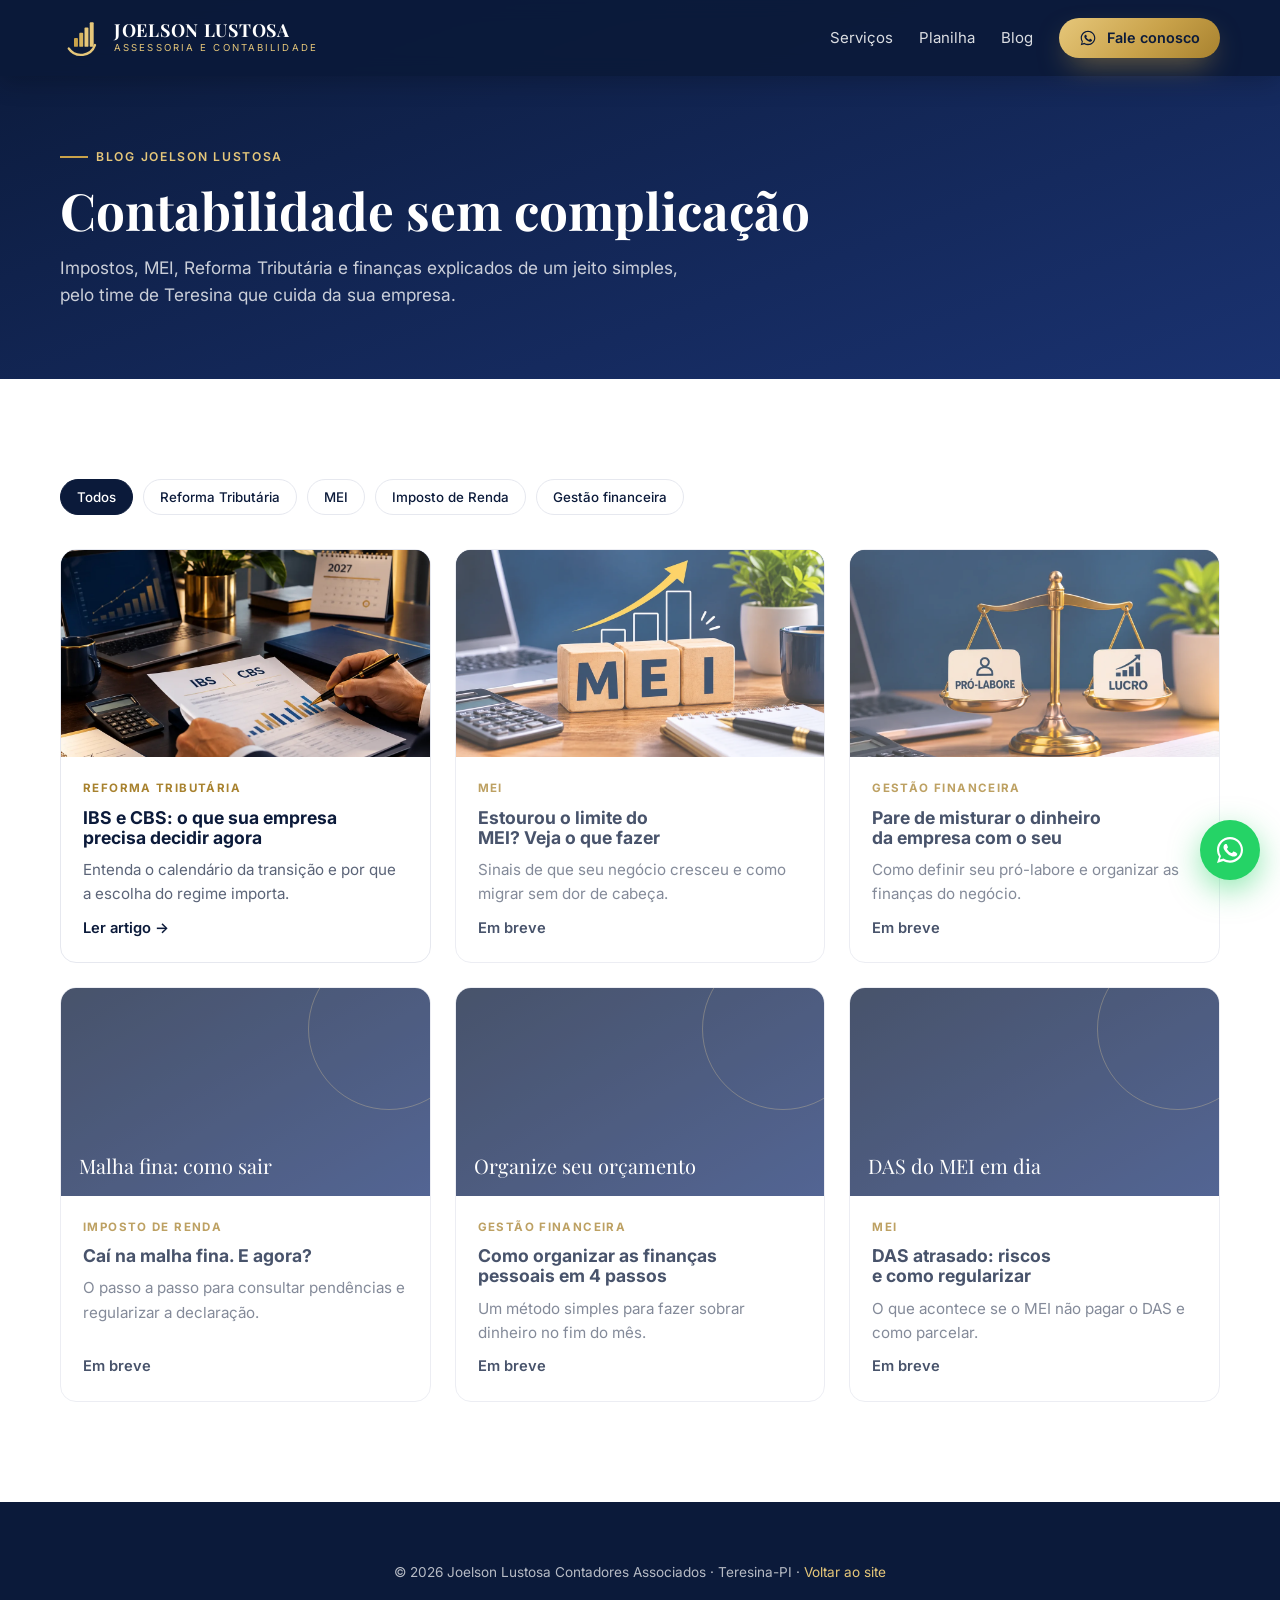
<file: blog/index.html>
<!doctype html>
<html lang="pt-BR">
<head>
<meta charset="utf-8">
<meta name="viewport" content="width=device-width, initial-scale=1">
<title>Blog | Joelson Lustosa Contadores Associados</title>
<meta name="description" content="Artigos sobre impostos, MEI, Reforma Tributária e gestão financeira, escritos pela equipe Joelson Lustosa Contadores Associados, de Teresina-PI.">
<link rel="preconnect" href="https://fonts.googleapis.com">
<link rel="preconnect" href="https://fonts.gstatic.com" crossorigin>
<link href="https://fonts.googleapis.com/css2?family=Playfair+Display:ital,wght@0,600;0,700;1,600&family=Inter:wght@400;500;600;700&display=swap" rel="stylesheet">
<link rel="stylesheet" href="../style.css?v=5">
<style>
  .blog-hero{background:linear-gradient(160deg,var(--navy),var(--navy-3));color:#fff;padding:140px 0 70px}
  .blog-hero h1{font-family:"Playfair Display",serif;font-size:clamp(2.2rem,4.5vw,3.2rem);margin:14px 0}
  .blog-hero p{color:rgba(255,255,255,.78);max-width:620px;font-size:1.08rem}
  .blog-hero .eyebrow{color:var(--gold-2)}
  .filters{display:flex;flex-wrap:wrap;gap:10px;margin-bottom:34px}
  .filters button{font-family:inherit;padding:9px 16px;border-radius:999px;border:1px solid var(--line);background:#fff;cursor:pointer;font-weight:500;color:var(--navy)}
  .filters button[aria-pressed="true"]{background:var(--navy);color:#fff;border-color:var(--navy)}
  .post.soon{opacity:.75}
</style>
</head>
<body>
<svg width="0" height="0" style="position:absolute" aria-hidden="true">
  <symbol id="wa" viewBox="0 0 32 32"><path d="M16 3C8.8 3 3 8.7 3 15.8c0 2.5.7 4.9 2 7L3 29l6.4-2c2 1.1 4.3 1.7 6.6 1.7 7.2 0 13-5.7 13-12.8S23.2 3 16 3zm0 23.4c-2.1 0-4.2-.6-6-1.7l-.4-.3-3.8 1.2 1.2-3.7-.3-.4a10.4 10.4 0 0 1-1.6-5.6C5.1 9.9 10 5.2 16 5.2s10.9 4.7 10.9 10.6S22 26.4 16 26.4zm6-7.9c-.3-.2-1.9-.9-2.2-1-.3-.1-.5-.2-.7.2l-1 1.2c-.2.2-.4.2-.7.1a8.9 8.9 0 0 1-4.4-3.8c-.3-.6.3-.5.9-1.7.1-.2 0-.4 0-.5l-1-2.4c-.3-.6-.5-.5-.7-.5h-.6c-.2 0-.6.1-.9.4-.3.3-1.2 1.1-1.2 2.8s1.2 3.2 1.4 3.4c.2.2 2.4 3.6 5.8 5 2.2.9 3 1 4.1.8.7-.1 1.9-.8 2.2-1.5.3-.7.3-1.3.2-1.5-.1-.1-.3-.2-.6-.3z"/></symbol>
  <symbol id="mark" viewBox="0 0 48 48"><path d="M10 36a17 17 0 0 0 30-4" fill="none" stroke="#e6c77a" stroke-width="2.6" stroke-linecap="round"/><rect x="16" y="24" width="4.5" height="10" rx="1" fill="#c9a24a"/><rect x="22" y="18" width="4.5" height="16" rx="1" fill="#d6b45f"/><rect x="28" y="12" width="4.5" height="22" rx="1" fill="#e6c77a"/><rect x="34" y="6" width="4.5" height="28" rx="1" fill="#e6c77a"/></symbol>
</svg>

<header class="site solid">
  <div class="wrap nav">
    <a href="../index.html" class="logo"><svg><use href="#mark"/></svg><span><b>JOELSON LUSTOSA</b><small>Assessoria e Contabilidade</small></span></a>
    <nav class="menu"><a href="../index.html#servicos">Serviços</a><a href="../index.html#planilha">Planilha</a><a href="index.html">Blog</a><a class="btn btn-gold" href="#" data-wa aria-label="Fale conosco no WhatsApp"><svg><use href="#wa"/></svg><span class="lbl">Fale conosco</span></a></nav>
  </div>
</header>

<div class="blog-hero">
  <div class="wrap">
    <span class="eyebrow">Blog Joelson Lustosa</span>
    <h1>Contabilidade sem complicação</h1>
    <p>Impostos, MEI, Reforma Tributária e finanças explicados de um jeito simples, pelo time de Teresina que cuida da sua empresa.</p>
  </div>
</div>

<section>
  <div class="wrap">
    <div class="filters" role="group" aria-label="Filtrar por categoria">
      <button aria-pressed="true" data-f="all">Todos</button>
      <button aria-pressed="false" data-f="reforma">Reforma Tributária</button>
      <button aria-pressed="false" data-f="mei">MEI</button>
      <button aria-pressed="false" data-f="ir">Imposto de Renda</button>
      <button aria-pressed="false" data-f="gestao">Gestão financeira</button>
    </div>
    <div class="posts">
      <!-- Para criar um novo post: duplique reforma-tributaria-2027.html, troque o texto e adicione um card aqui. -->
      <a class="post" data-cat="reforma" href="reforma-tributaria-2027.html">
        <div class="thumb"><img src="../img/blog-reforma.webp" alt="Reforma Tributária: IBS e CBS em 2027" loading="lazy"></div>
        <div class="body"><span class="cat">Reforma Tributária</span><h3>IBS e CBS: o que sua empresa precisa decidir agora</h3><p>Entenda o calendário da transição e por que a escolha do regime importa.</p><span class="more">Ler artigo →</span></div>
      </a>
      <div class="post soon" data-cat="mei">
        <div class="thumb"><img src="../img/blog-mei.webp" alt="MEI: quando é hora de virar ME" loading="lazy"></div>
        <div class="body"><span class="cat">MEI</span><h3>Estourou o limite do MEI? Veja o que fazer</h3><p>Sinais de que seu negócio cresceu e como migrar sem dor de cabeça.</p><span class="more">Em breve</span></div>
      </div>
      <div class="post soon" data-cat="gestao">
        <div class="thumb"><img src="../img/blog-prolabore.webp" alt="Pró-labore x lucro" loading="lazy"></div>
        <div class="body"><span class="cat">Gestão financeira</span><h3>Pare de misturar o dinheiro da empresa com o seu</h3><p>Como definir seu pró-labore e organizar as finanças do negócio.</p><span class="more">Em breve</span></div>
      </div>
      <div class="post soon" data-cat="ir">
        <div class="thumb"><span>Malha fina: como sair</span></div>
        <div class="body"><span class="cat">Imposto de Renda</span><h3>Caí na malha fina. E agora?</h3><p>O passo a passo para consultar pendências e regularizar a declaração.</p><span class="more">Em breve</span></div>
      </div>
      <div class="post soon" data-cat="gestao">
        <div class="thumb"><span>Organize seu orçamento</span></div>
        <div class="body"><span class="cat">Gestão financeira</span><h3>Como organizar as finanças pessoais em 4 passos</h3><p>Um método simples para fazer sobrar dinheiro no fim do mês.</p><span class="more">Em breve</span></div>
      </div>
      <div class="post soon" data-cat="mei">
        <div class="thumb"><span>DAS do MEI em dia</span></div>
        <div class="body"><span class="cat">MEI</span><h3>DAS atrasado: riscos e como regularizar</h3><p>O que acontece se o MEI não pagar o DAS e como parcelar.</p><span class="more">Em breve</span></div>
      </div>
    </div>
  </div>
</section>

<footer>
  <div class="wrap">
    <div class="copy" style="margin-top:0;border:0;padding-top:0">© <span id="y"></span> Joelson Lustosa Contadores Associados · Teresina-PI · <a href="../index.html" style="color:var(--gold-2)">Voltar ao site</a></div>
  </div>
</footer>
<a class="wa" href="#" data-wa aria-label="Falar no WhatsApp"><svg><use href="#wa"/></svg></a>
<script>
  const wa = "https://api.whatsapp.com/send?phone=5586981359637&text=" + encodeURIComponent("Olá! Vim pelo blog e gostaria de falar com um contador.");
  document.querySelectorAll("[data-wa]").forEach(a => { a.href = wa; a.target = "_blank"; a.rel = "noopener"; });
  document.getElementById("y").textContent = new Date().getFullYear();
  const btns = document.querySelectorAll(".filters button");
  btns.forEach(b => b.addEventListener("click", () => {
    btns.forEach(x => x.setAttribute("aria-pressed", x === b));
    document.querySelectorAll(".post").forEach(p => p.style.display = (b.dataset.f === "all" || p.dataset.cat === b.dataset.f) ? "" : "none");
  }));
</script>
</body>
</html>
</file>
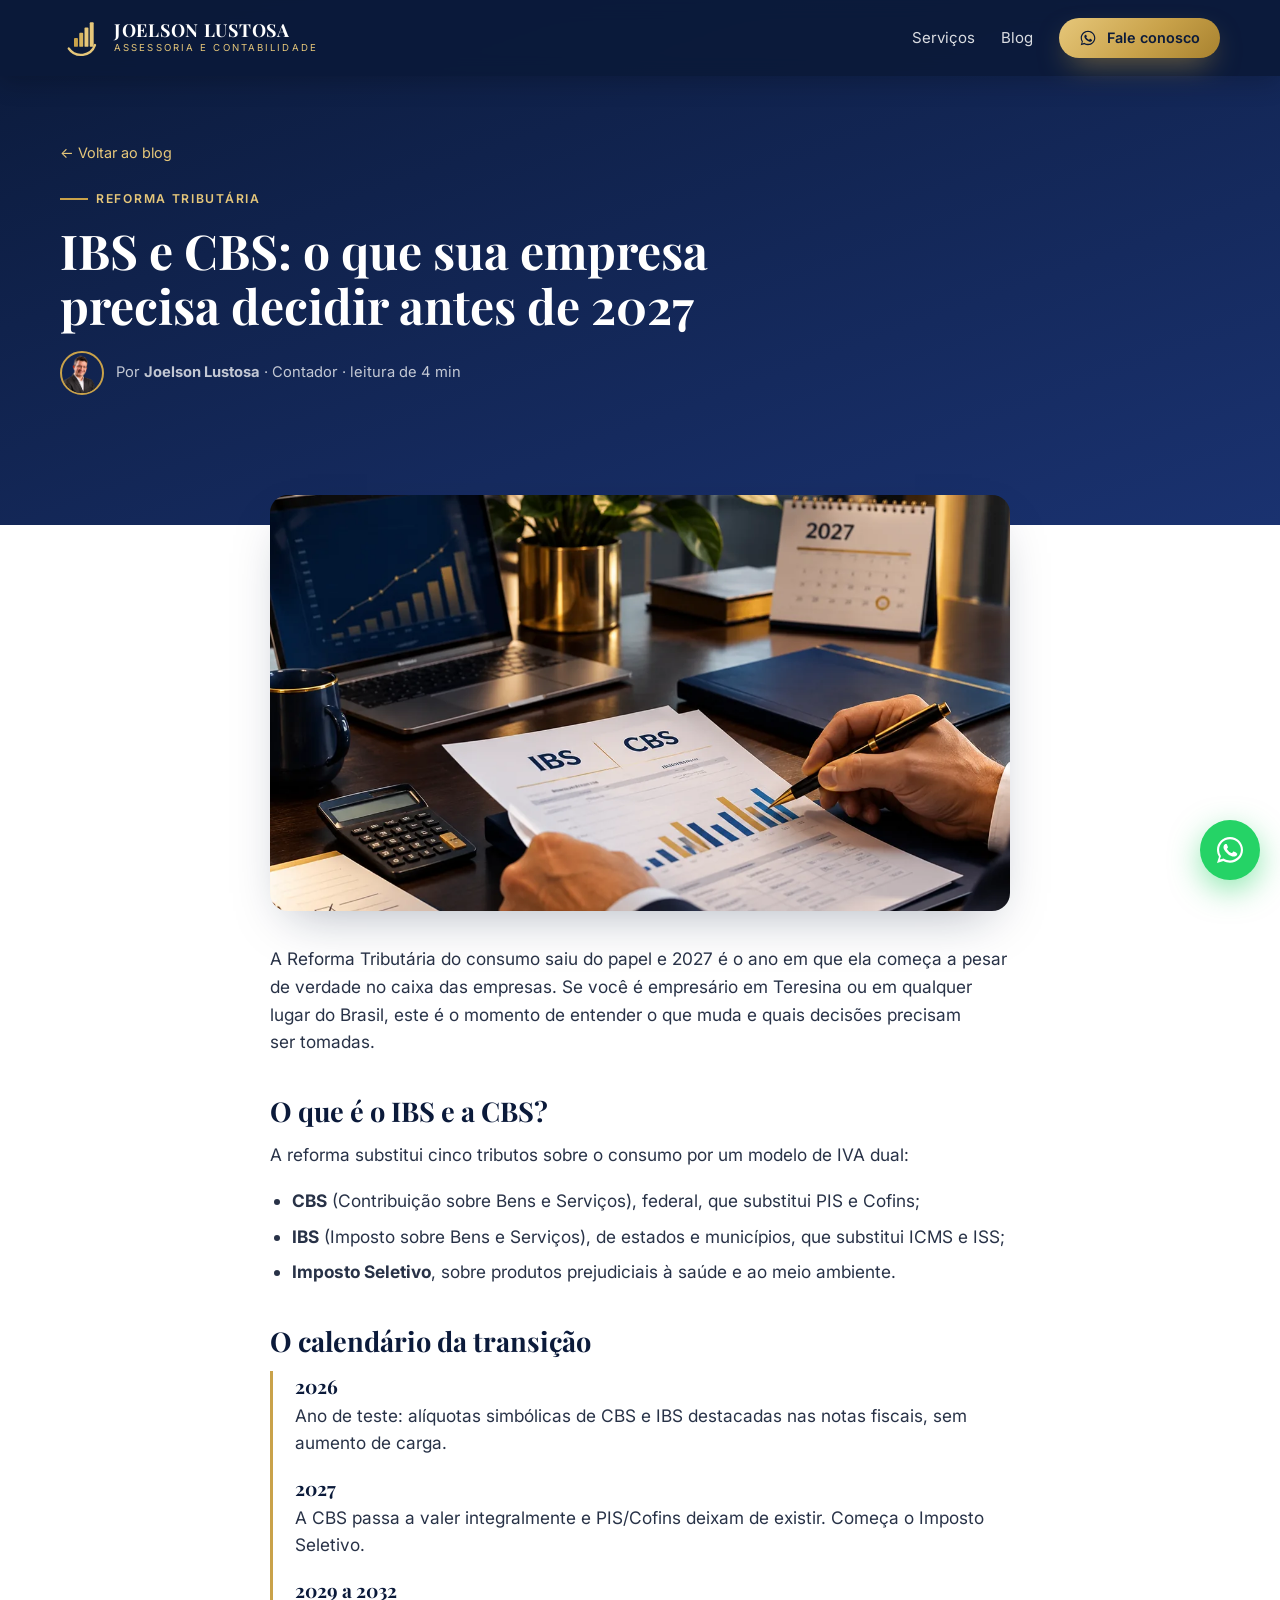
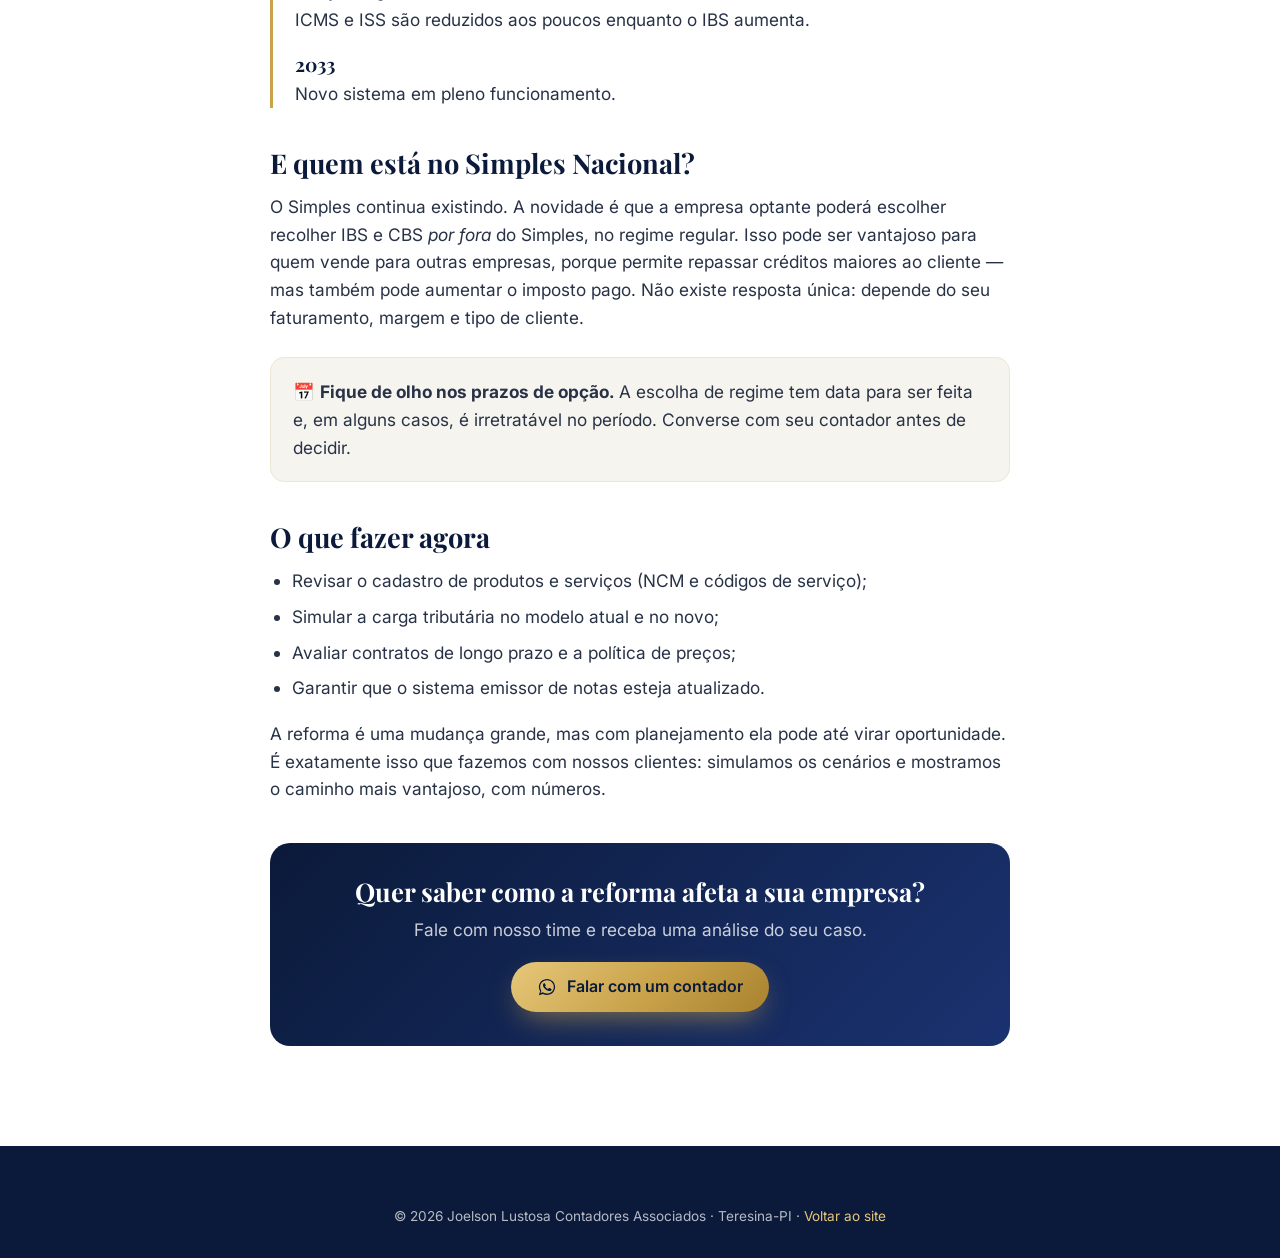
<file: blog/reforma-tributaria-2027.html>
<!doctype html>
<html lang="pt-BR">
<head>
<meta charset="utf-8">
<meta name="viewport" content="width=device-width, initial-scale=1">
<title>Reforma Tributária: o que muda em 2027 | Blog Joelson Lustosa</title>
<meta name="description" content="IBS e CBS: entenda o calendário da Reforma Tributária e o que sua empresa precisa decidir antes de 2027. Por Joelson Lustosa Contadores Associados, Teresina-PI.">
<link rel="preconnect" href="https://fonts.googleapis.com">
<link rel="preconnect" href="https://fonts.gstatic.com" crossorigin>
<link href="https://fonts.googleapis.com/css2?family=Playfair+Display:ital,wght@0,600;0,700;1,600&family=Inter:wght@400;500;600;700&display=swap" rel="stylesheet">
<link rel="stylesheet" href="../style.css?v=5">
<style>
  .art-hero{background:linear-gradient(160deg,var(--navy),var(--navy-3));color:#fff;padding:140px 0 130px}
  .art-hero .eyebrow{color:var(--gold-2)}
  .art-hero h1{font-family:"Playfair Display",serif;font-size:clamp(2rem,4.2vw,3rem);margin:14px 0 18px;max-width:820px}
  .meta{display:flex;align-items:center;gap:12px;color:rgba(255,255,255,.75);font-size:.92rem}
  .meta img{width:44px;height:44px;border-radius:50%;object-fit:cover;object-position:top;border:2px solid var(--gold)}
  .back{display:inline-block;margin-bottom:18px;color:var(--gold-2);font-size:.9rem}
  article.content{max-width:740px;margin:0 auto;padding:60px 0 20px;font-size:1.08rem;color:#283247}
  article.content .cover{width:100%;aspect-ratio:16/9;object-fit:cover;border-radius:18px;box-shadow:var(--shadow);margin:-90px 0 34px;position:relative;background:var(--navy)}
  article.content h2{font-family:"Playfair Display",serif;color:var(--navy);font-size:1.7rem;margin:40px 0 14px}
  article.content p{margin-bottom:18px}
  article.content ul{margin:0 0 18px 22px}
  article.content li{margin-bottom:8px}
  .timeline{border-left:3px solid var(--gold);margin:10px 0 24px;padding-left:22px;display:grid;gap:16px}
  .timeline div b{display:block;color:var(--navy);font-family:"Playfair Display",serif;font-size:1.2rem}
  .note{background:var(--bg-soft);border:1px solid #ece6d6;border-radius:14px;padding:20px 22px;margin:26px 0}
  .box{background:linear-gradient(135deg,var(--navy),var(--navy-3));color:#fff;border-radius:20px;padding:34px;margin:40px 0 80px;text-align:center}
  .box h3{font-family:"Playfair Display",serif;font-size:1.6rem;margin-bottom:10px}
  .box p{color:rgba(255,255,255,.78);margin-bottom:22px}
</style>
</head>
<body>
<svg width="0" height="0" style="position:absolute" aria-hidden="true">
  <symbol id="wa" viewBox="0 0 32 32"><path d="M16 3C8.8 3 3 8.7 3 15.8c0 2.5.7 4.9 2 7L3 29l6.4-2c2 1.1 4.3 1.7 6.6 1.7 7.2 0 13-5.7 13-12.8S23.2 3 16 3zm0 23.4c-2.1 0-4.2-.6-6-1.7l-.4-.3-3.8 1.2 1.2-3.7-.3-.4a10.4 10.4 0 0 1-1.6-5.6C5.1 9.9 10 5.2 16 5.2s10.9 4.7 10.9 10.6S22 26.4 16 26.4zm6-7.9c-.3-.2-1.9-.9-2.2-1-.3-.1-.5-.2-.7.2l-1 1.2c-.2.2-.4.2-.7.1a8.9 8.9 0 0 1-4.4-3.8c-.3-.6.3-.5.9-1.7.1-.2 0-.4 0-.5l-1-2.4c-.3-.6-.5-.5-.7-.5h-.6c-.2 0-.6.1-.9.4-.3.3-1.2 1.1-1.2 2.8s1.2 3.2 1.4 3.4c.2.2 2.4 3.6 5.8 5 2.2.9 3 1 4.1.8.7-.1 1.9-.8 2.2-1.5.3-.7.3-1.3.2-1.5-.1-.1-.3-.2-.6-.3z"/></symbol>
  <symbol id="mark" viewBox="0 0 48 48"><path d="M10 36a17 17 0 0 0 30-4" fill="none" stroke="#e6c77a" stroke-width="2.6" stroke-linecap="round"/><rect x="16" y="24" width="4.5" height="10" rx="1" fill="#c9a24a"/><rect x="22" y="18" width="4.5" height="16" rx="1" fill="#d6b45f"/><rect x="28" y="12" width="4.5" height="22" rx="1" fill="#e6c77a"/><rect x="34" y="6" width="4.5" height="28" rx="1" fill="#e6c77a"/></symbol>
</svg>

<header class="site solid">
  <div class="wrap nav">
    <a href="../index.html" class="logo"><svg><use href="#mark"/></svg><span><b>JOELSON LUSTOSA</b><small>Assessoria e Contabilidade</small></span></a>
    <nav class="menu"><a href="../index.html#servicos">Serviços</a><a href="index.html">Blog</a><a class="btn btn-gold" href="#" data-wa aria-label="Fale conosco no WhatsApp"><svg><use href="#wa"/></svg><span class="lbl">Fale conosco</span></a></nav>
  </div>
</header>

<div class="art-hero">
  <div class="wrap">
    <a class="back" href="index.html">← Voltar ao blog</a><br>
    <span class="eyebrow">Reforma Tributária</span>
    <h1>IBS e CBS: o que sua empresa precisa decidir antes de 2027</h1>
    <div class="meta"><img src="../img/joelson-hero.webp" alt=""><span>Por <b>Joelson Lustosa</b> · Contador · leitura de 4 min</span></div>
  </div>
</div>

<div class="wrap">
  <article class="content">
    <img class="cover" src="../img/blog-reforma.webp" alt="Reforma Tributária: IBS e CBS em 2027">
    <p>A Reforma Tributária do consumo saiu do papel e 2027 é o ano em que ela começa a pesar de verdade no caixa das empresas. Se você é empresário em Teresina ou em qualquer lugar do Brasil, este é o momento de entender o que muda e quais decisões precisam ser tomadas.</p>

    <h2>O que é o IBS e a CBS?</h2>
    <p>A reforma substitui cinco tributos sobre o consumo por um modelo de IVA dual:</p>
    <ul>
      <li><strong>CBS</strong> (Contribuição sobre Bens e Serviços), federal, que substitui PIS e Cofins;</li>
      <li><strong>IBS</strong> (Imposto sobre Bens e Serviços), de estados e municípios, que substitui ICMS e ISS;</li>
      <li><strong>Imposto Seletivo</strong>, sobre produtos prejudiciais à saúde e ao meio ambiente.</li>
    </ul>

    <h2>O calendário da transição</h2>
    <div class="timeline">
      <div><b>2026</b>Ano de teste: alíquotas simbólicas de CBS e IBS destacadas nas notas fiscais, sem aumento de carga.</div>
      <div><b>2027</b>A CBS passa a valer integralmente e PIS/Cofins deixam de existir. Começa o Imposto Seletivo.</div>
      <div><b>2029 a 2032</b>ICMS e ISS são reduzidos aos poucos enquanto o IBS aumenta.</div>
      <div><b>2033</b>Novo sistema em pleno funcionamento.</div>
    </div>

    <h2>E quem está no Simples Nacional?</h2>
    <p>O Simples continua existindo. A novidade é que a empresa optante poderá escolher recolher IBS e CBS <em>por fora</em> do Simples, no regime regular. Isso pode ser vantajoso para quem vende para outras empresas, porque permite repassar créditos maiores ao cliente — mas também pode aumentar o imposto pago. Não existe resposta única: depende do seu faturamento, margem e tipo de cliente.</p>

    <div class="note">📅 <strong>Fique de olho nos prazos de opção.</strong> A escolha de regime tem data para ser feita e, em alguns casos, é irretratável no período. Converse com seu contador antes de decidir.</div>

    <h2>O que fazer agora</h2>
    <ul>
      <li>Revisar o cadastro de produtos e serviços (NCM e códigos de serviço);</li>
      <li>Simular a carga tributária no modelo atual e no novo;</li>
      <li>Avaliar contratos de longo prazo e a política de preços;</li>
      <li>Garantir que o sistema emissor de notas esteja atualizado.</li>
    </ul>
    <p>A reforma é uma mudança grande, mas com planejamento ela pode até virar oportunidade. É exatamente isso que fazemos com nossos clientes: simulamos os cenários e mostramos o caminho mais vantajoso, com números.</p>

    <div class="box">
      <h3>Quer saber como a reforma afeta a sua empresa?</h3>
      <p>Fale com nosso time e receba uma análise do seu caso.</p>
      <a class="btn btn-gold" href="#" data-wa><svg><use href="#wa"/></svg>Falar com um contador</a>
    </div>
  </article>
</div>

<footer>
  <div class="wrap"><div class="copy" style="margin-top:0;border:0;padding-top:0">© <span id="y"></span> Joelson Lustosa Contadores Associados · Teresina-PI · <a href="../index.html" style="color:var(--gold-2)">Voltar ao site</a></div></div>
</footer>
<a class="wa" href="#" data-wa aria-label="Falar no WhatsApp"><svg><use href="#wa"/></svg></a>
<script>
  const wa = "https://api.whatsapp.com/send?phone=5586981359637&text=" + encodeURIComponent("Olá! Li o artigo sobre a Reforma Tributária e quero entender como ela afeta minha empresa.");
  document.querySelectorAll("[data-wa]").forEach(a => { a.href = wa; a.target = "_blank"; a.rel = "noopener"; });
  document.getElementById("y").textContent = new Date().getFullYear();
</script>
</body>
</html>
</file>
<file: style.css>
:root{
  --navy:#0b1a3a; --navy-2:#11244f; --navy-3:#1a3270;
  --gold:#c9a24a; --gold-2:#e6c77a; --gold-dark:#a8822f;
  --ink:#0f172a; --muted:#5b6478; --line:#e6e8ef; --bg:#fff; --bg-soft:#f6f4ee;
  --radius:16px; --shadow:0 20px 50px -20px rgba(11,26,58,.35);
}
*{box-sizing:border-box;margin:0;padding:0}
html{scroll-behavior:smooth;scroll-padding-top:80px}
body{font-family:Inter,system-ui,sans-serif;color:var(--ink);background:var(--bg);line-height:1.6;-webkit-font-smoothing:antialiased;overflow-x:hidden}
img,svg{display:block;max-width:100%}
a{color:inherit;text-decoration:none}
.wrap{width:min(1160px,100% - 32px);margin-inline:auto}
h1,h2,h3,h4{line-height:1.15}
.serif{font-family:"Playfair Display",Georgia,serif}
.eyebrow{display:inline-flex;align-items:center;gap:8px;font-size:.76rem;font-weight:600;letter-spacing:.14em;text-transform:uppercase;color:var(--gold-dark)}
.eyebrow::before{content:"";width:28px;height:2px;background:var(--gold)}
.ico{width:24px;height:24px;display:block;flex:none}
h1,h2,h3{text-wrap:balance}
p,li{text-wrap:pretty}
.btn{position:relative;overflow:hidden;isolation:isolate;display:inline-flex;align-items:center;justify-content:center;gap:10px;padding:15px 26px;border-radius:999px;font-weight:600;font-size:1rem;line-height:1.2;text-align:center;transition:transform .25s cubic-bezier(.2,.8,.2,1),box-shadow .25s,background .2s;cursor:pointer;border:0;font-family:inherit}
.btn:hover{transform:translateY(-3px) scale(1.02)}
.btn:active{transform:translateY(0) scale(.98)}
.btn svg{flex:none}
.btn:hover svg{animation:wiggle .5s ease}
@keyframes wiggle{0%,100%{transform:rotate(0)}25%{transform:rotate(-14deg)}50%{transform:rotate(10deg)}75%{transform:rotate(-6deg)}}
.btn-gold{background:linear-gradient(135deg,var(--gold-2),var(--gold) 55%,var(--gold-dark));color:var(--navy);box-shadow:0 12px 30px -10px rgba(201,162,74,.7)}
.btn-gold:hover{box-shadow:0 18px 40px -12px rgba(201,162,74,.9)}
/* brilho que passa pelos botões dourados */
.btn-gold::after{content:"";position:absolute;z-index:-1;top:0;bottom:0;left:-75%;width:50%;background:linear-gradient(100deg,transparent,rgba(255,255,255,.65),transparent);transform:skewX(-20deg);animation:shine 3.2s ease-in-out infinite}
@keyframes shine{0%,55%{left:-75%}85%,100%{left:130%}}
/* pulso para o CTA principal */
.btn-pulse{animation:ctaPulse 2.2s ease-out infinite}
@keyframes ctaPulse{0%{box-shadow:0 0 0 0 rgba(230,199,122,.6),0 12px 30px -10px rgba(201,162,74,.7)}70%{box-shadow:0 0 0 16px rgba(230,199,122,0),0 12px 30px -10px rgba(201,162,74,.7)}100%{box-shadow:0 0 0 0 rgba(230,199,122,0),0 12px 30px -10px rgba(201,162,74,.7)}}
.bounce-arrow{display:inline-block;animation:nudge 1.6s ease-in-out infinite}
@keyframes nudge{0%,100%{transform:translateY(0)}50%{transform:translateY(4px)}}
@media(max-width:620px){
  .btn{padding:14px 20px;font-size:.96rem}
  .cta-row{flex-direction:column;align-items:stretch}
  .cta-row .btn,.panel .btn,.cta .btn,.box .btn{width:100%}
}
.btn-ghost{border:1.5px solid rgba(255,255,255,.35);color:#fff}
.btn-ghost:hover{background:rgba(255,255,255,.08)}
.btn-navy{background:var(--navy);color:#fff}
.btn-line{border:1.5px solid var(--navy);color:var(--navy)}
.btn svg{width:20px;height:20px;fill:currentColor}

/* header */
header.site{position:fixed;inset:0 0 auto 0;z-index:50;transition:background .3s,box-shadow .3s}
header.site.scrolled,header.site.solid{background:rgba(11,26,58,.94);backdrop-filter:blur(10px);box-shadow:0 6px 24px rgba(0,0,0,.2)}
.nav{display:flex;align-items:center;justify-content:space-between;height:76px;gap:20px}
.logo{display:flex;align-items:center;gap:12px;color:#fff}
.logo svg{width:42px;height:42px;flex:none}
.logo b{display:block;font-family:"Playfair Display",serif;font-size:1.12rem;letter-spacing:.04em;line-height:1.1}
.logo small{display:block;font-size:.6rem;letter-spacing:.22em;text-transform:uppercase;color:var(--gold-2)}
.menu{display:flex;gap:26px;align-items:center;color:rgba(255,255,255,.85);font-size:.94rem}
.menu a:hover{color:var(--gold-2)}
.menu .btn{padding:11px 20px;font-size:.9rem;white-space:nowrap}
.menu .btn svg{width:18px;height:18px}
.logo b,.logo small{white-space:nowrap}
@media(max-width:940px){.menu a:not(.btn){display:none}}
@media(max-width:620px){.nav{height:66px}.logo{gap:8px}.logo svg{width:34px;height:34px}.logo b{font-size:.98rem}.logo small{font-size:.5rem;letter-spacing:.16em}.menu .btn{padding:10px 14px;font-size:.84rem;gap:7px}}
@media(max-width:420px){.logo small{display:none}.logo b{font-size:.92rem}.menu .btn{padding:9px 13px;font-size:.8rem;gap:6px}.menu .btn svg{width:16px;height:16px}}
@media(max-width:340px){.menu .btn .lbl{display:none}.menu .btn{padding:10px}}
.eyebrow{flex-wrap:nowrap}
@media(max-width:620px){.eyebrow{font-size:.68rem;letter-spacing:.1em}.eyebrow::before{width:18px;flex:none}}

section{padding:100px 0}
.head{max-width:700px;margin-bottom:52px}
.head.center{margin-inline:auto;text-align:center}
.head.center .eyebrow::after{content:"";width:28px;height:2px;background:var(--gold)}
.head h2{font-family:"Playfair Display",serif;font-size:clamp(1.9rem,3.6vw,2.7rem);margin:14px 0;color:var(--navy)}
.head h2 em{color:var(--gold-dark)}
.head p{color:var(--muted);font-size:1.07rem}
.dark .head h2{color:#fff}.dark .head p{color:rgba(255,255,255,.75)}.dark .eyebrow{color:var(--gold-2)}
@media(max-width:620px){section{padding:72px 0}}

footer{background:var(--navy);color:rgba(255,255,255,.7);padding:60px 0 30px}
.foot{display:grid;grid-template-columns:1.4fr 1fr 1fr 1fr;gap:40px}
.foot h5{color:#fff;font-size:1rem;margin-bottom:14px}
.foot a{display:block;margin-bottom:8px}.foot a:hover{color:var(--gold-2)}
.copy{border-top:1px solid rgba(255,255,255,.1);margin-top:40px;padding-top:22px;font-size:.85rem;text-align:center}
@media(max-width:880px){.foot{grid-template-columns:1fr 1fr}}
@media(max-width:560px){.foot{grid-template-columns:1fr}}

.wa:hover svg{animation:wiggle .5s ease}
.wa{position:fixed;right:20px;bottom:20px;z-index:60;width:60px;height:60px;border-radius:50%;background:#25d366;display:grid;place-items:center;box-shadow:0 10px 30px rgba(37,211,102,.5);animation:pulse 2.4s infinite}
.wa svg{width:32px;height:32px;fill:#fff}
@keyframes pulse{0%{box-shadow:0 0 0 0 rgba(37,211,102,.55)}70%{box-shadow:0 0 0 18px rgba(37,211,102,0)}100%{box-shadow:0 0 0 0 rgba(37,211,102,0)}}

.reveal{opacity:0;transform:translateY(24px);transition:opacity .7s ease,transform .7s ease}
.reveal.in{opacity:1;transform:none}
@media(prefers-reduced-motion:reduce){.reveal{opacity:1;transform:none}*{animation:none!important}}

/* blog cards (usado na home e no blog) */
.posts{display:grid;grid-template-columns:repeat(3,1fr);gap:24px}
.post{display:flex;flex-direction:column;border-radius:var(--radius);overflow:hidden;background:#fff;border:1px solid var(--line);transition:transform .25s,box-shadow .25s}
.post:hover{transform:translateY(-6px);box-shadow:var(--shadow)}
.post .thumb{aspect-ratio:16/9;background:linear-gradient(150deg,var(--navy),var(--navy-3));display:flex;align-items:flex-end;padding:18px;position:relative;overflow:hidden}
.post .thumb::after{content:"";position:absolute;right:-40px;top:-40px;width:160px;height:160px;border-radius:50%;border:1px solid rgba(230,199,122,.3)}
.post .thumb img{position:absolute;inset:0;width:100%;height:100%;object-fit:cover;transition:transform .6s cubic-bezier(.2,.8,.2,1)}
.post:hover .thumb img{transform:scale(1.06)}
.post .thumb:has(img)::after{display:none}
.post .thumb span{font-family:"Playfair Display",serif;color:#fff;font-size:1.25rem;line-height:1.2;position:relative;z-index:1}
.post .body{padding:22px;display:flex;flex-direction:column;gap:10px;flex:1}
.post .cat{font-size:.72rem;font-weight:700;letter-spacing:.12em;text-transform:uppercase;color:var(--gold-dark)}
.post h3{font-size:1.1rem;color:var(--navy)}
.post p{color:var(--muted);font-size:.95rem;flex:1}
.post .more{font-weight:600;color:var(--navy);font-size:.92rem}
@media(max-width:980px){.posts{grid-template-columns:1fr 1fr}}
@media(max-width:620px){.posts{grid-template-columns:1fr}}
</file>
